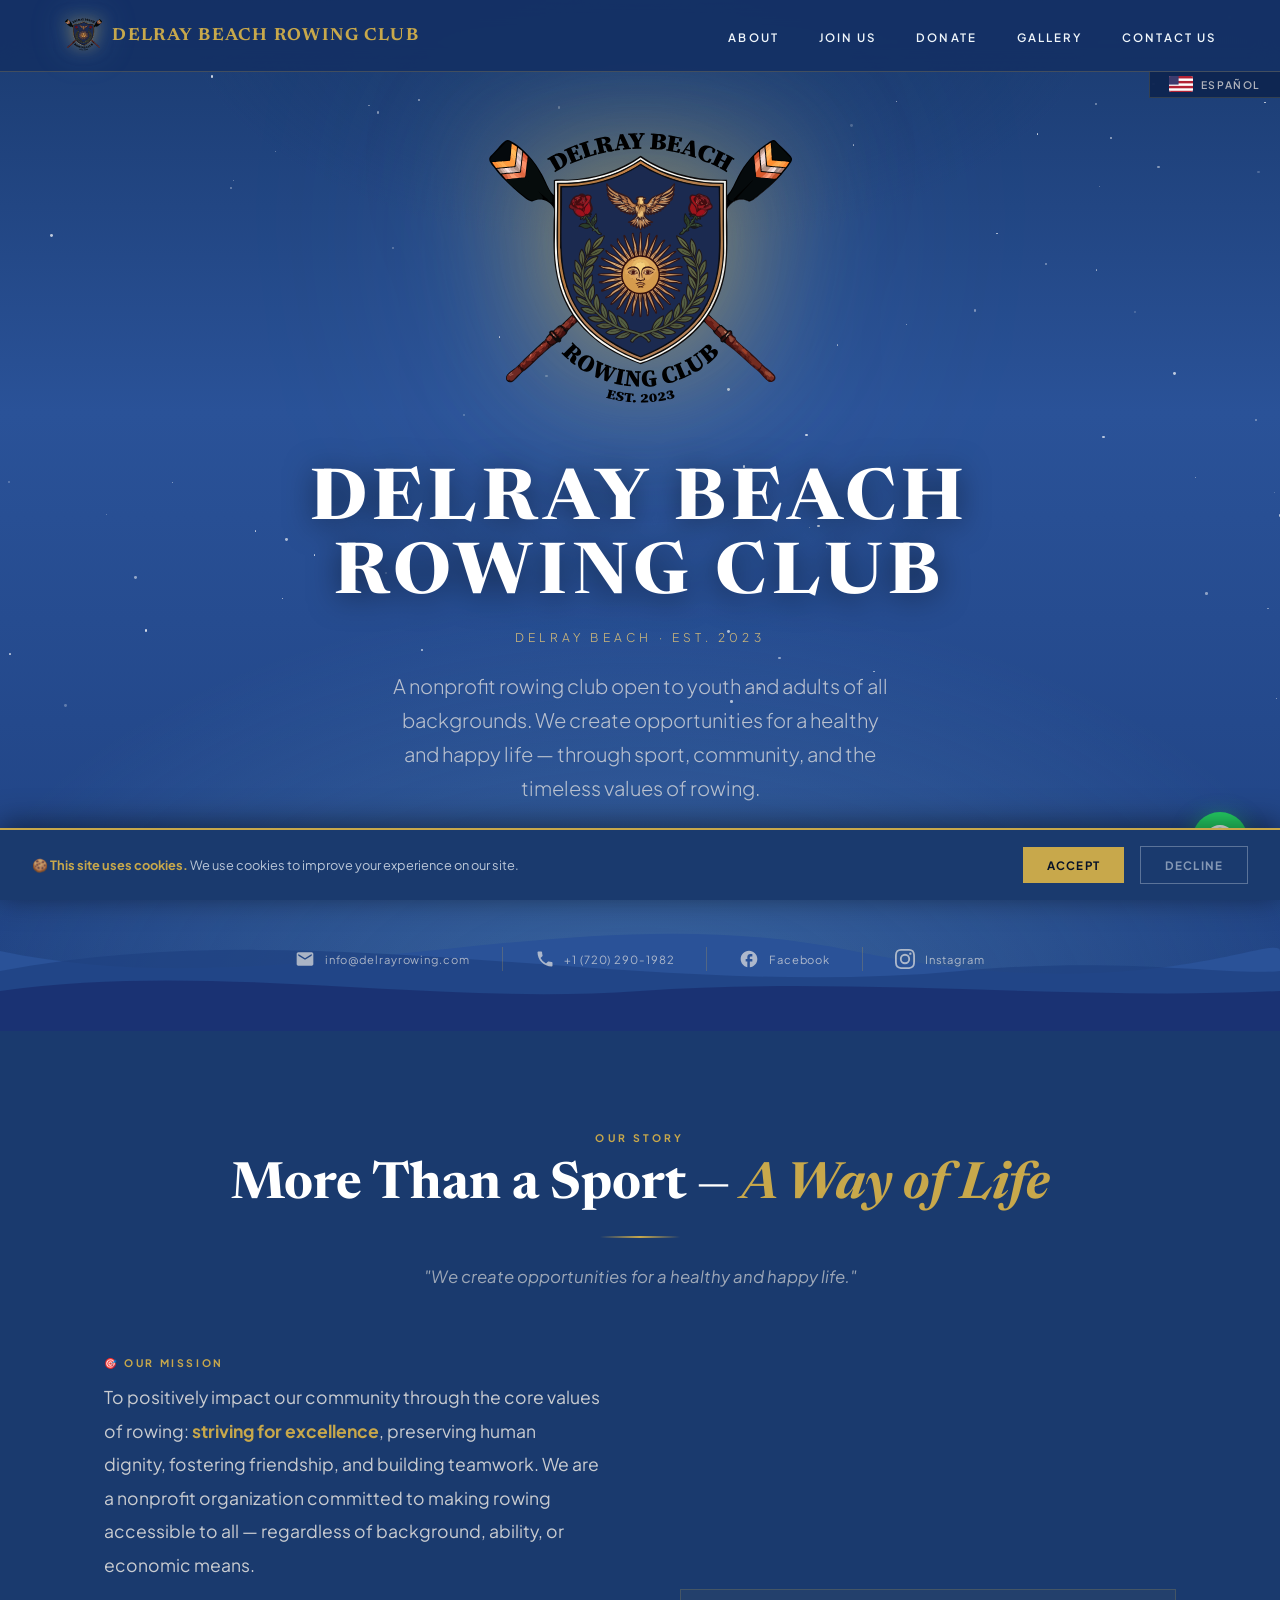
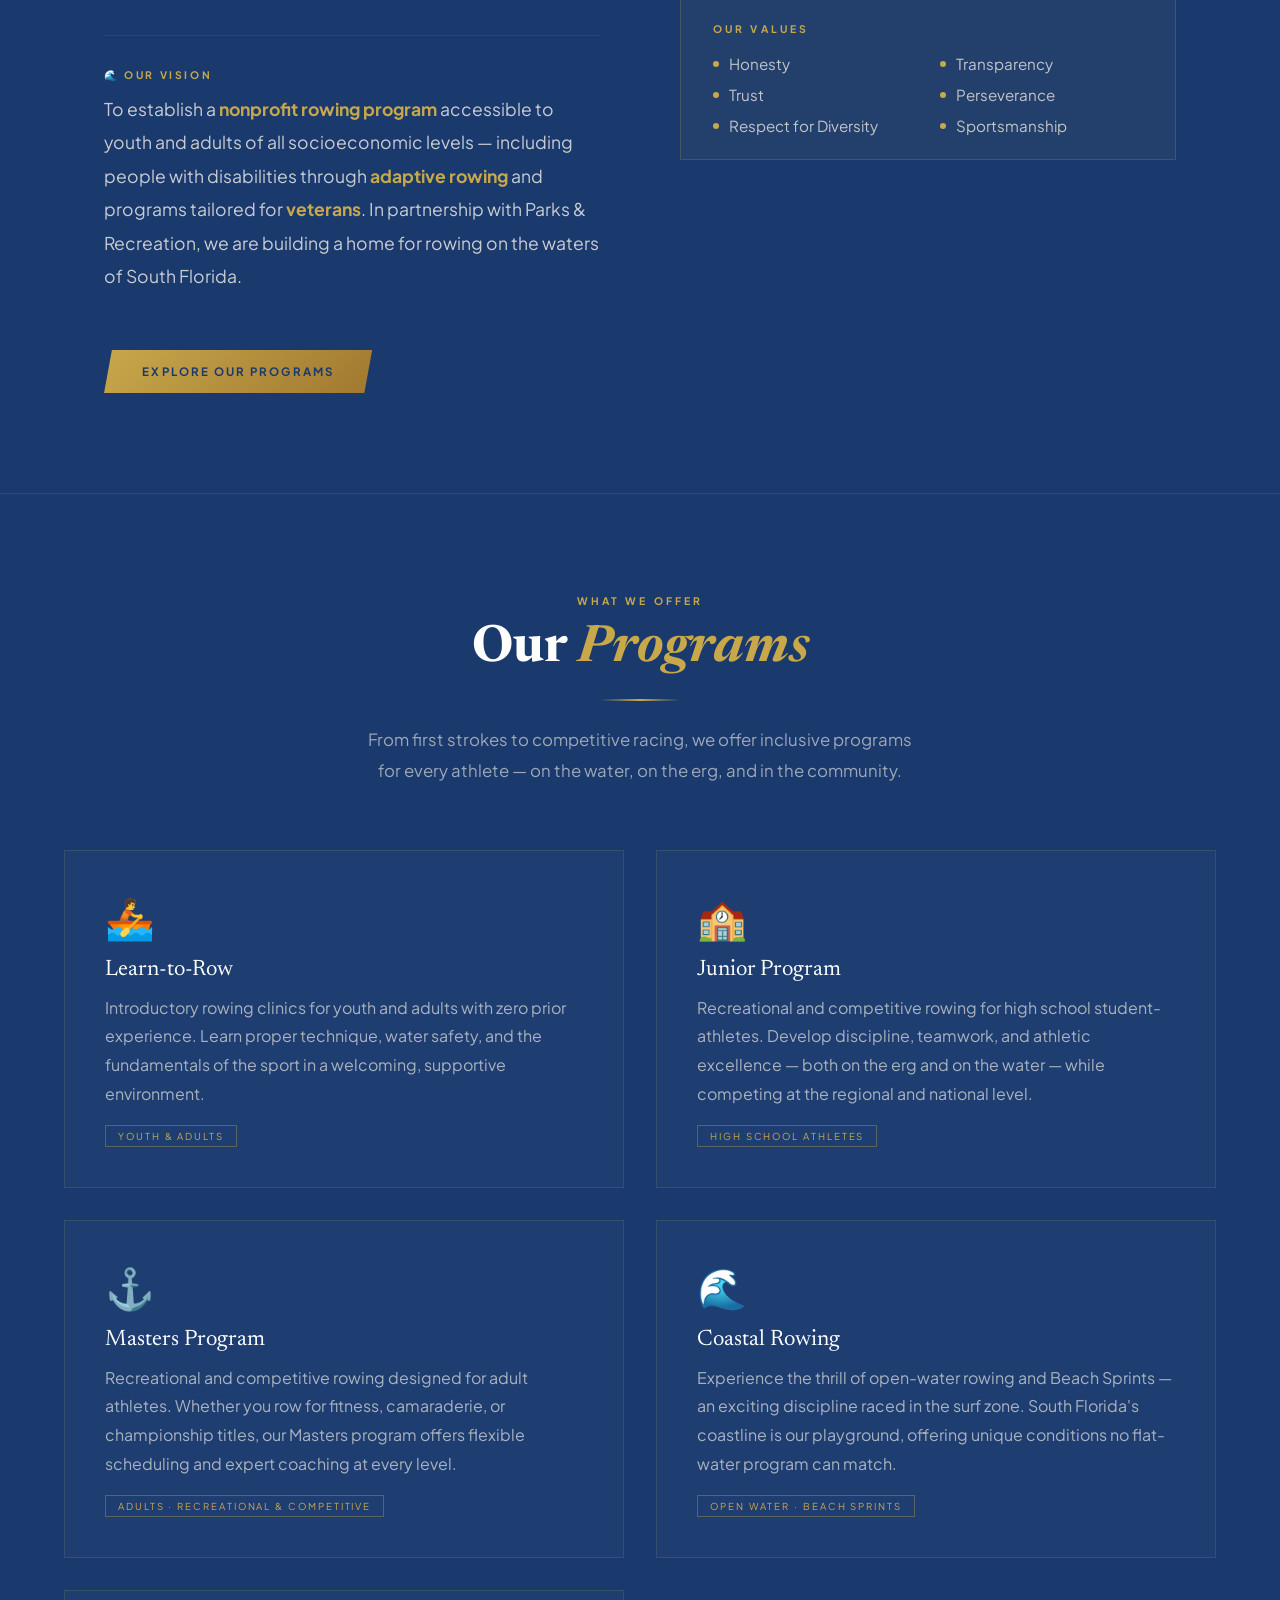
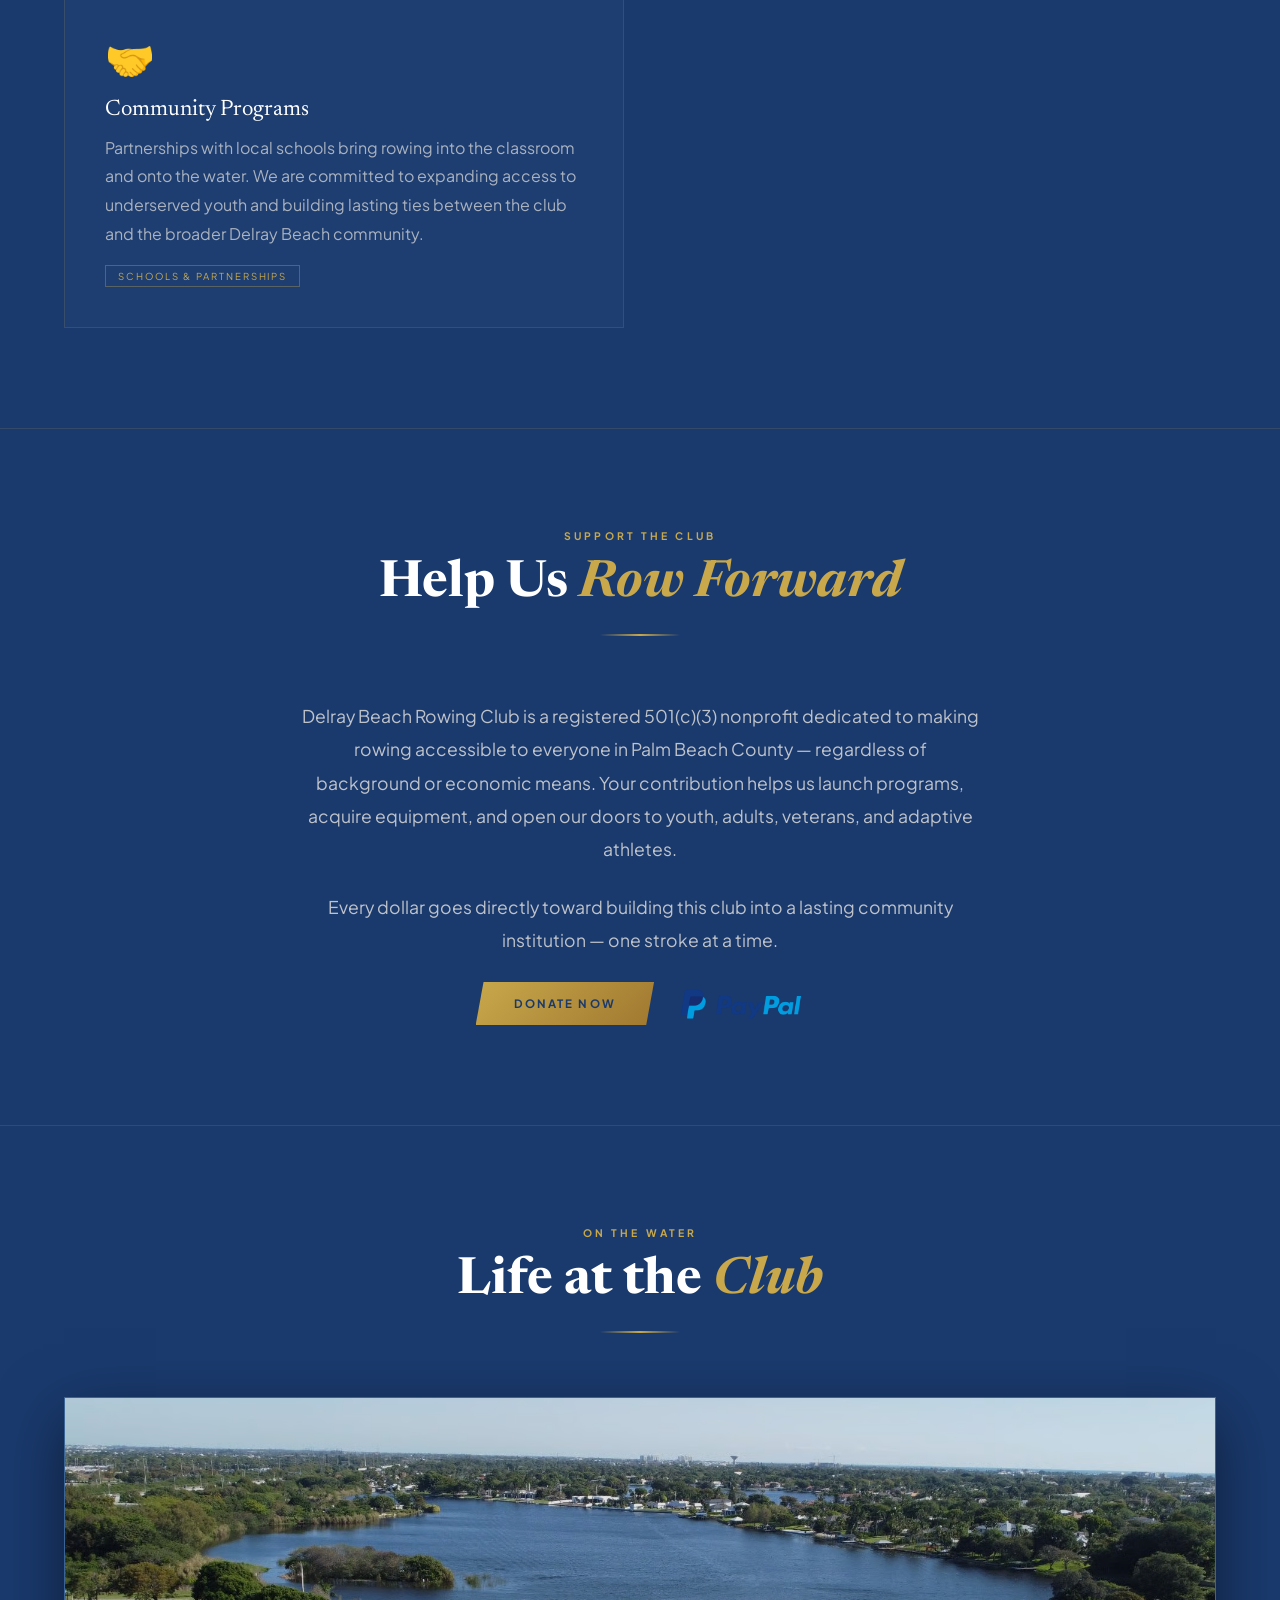
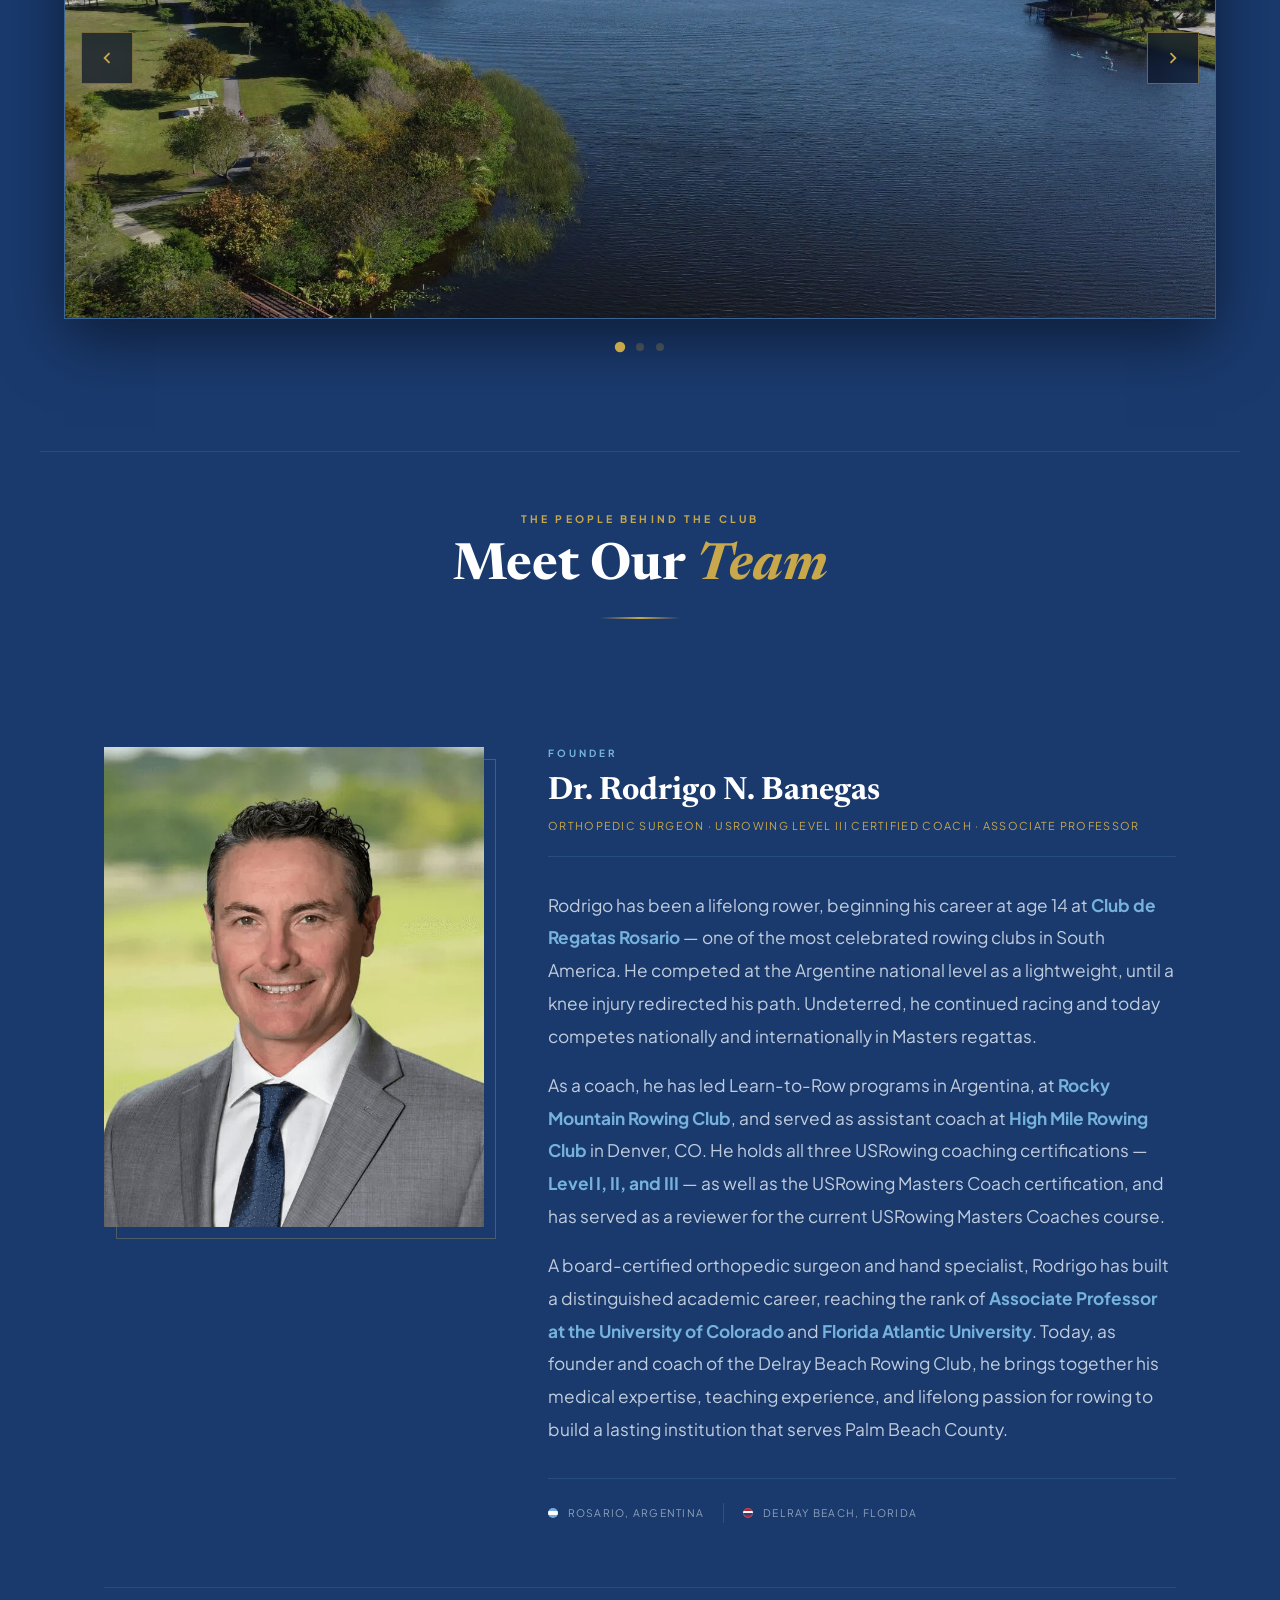
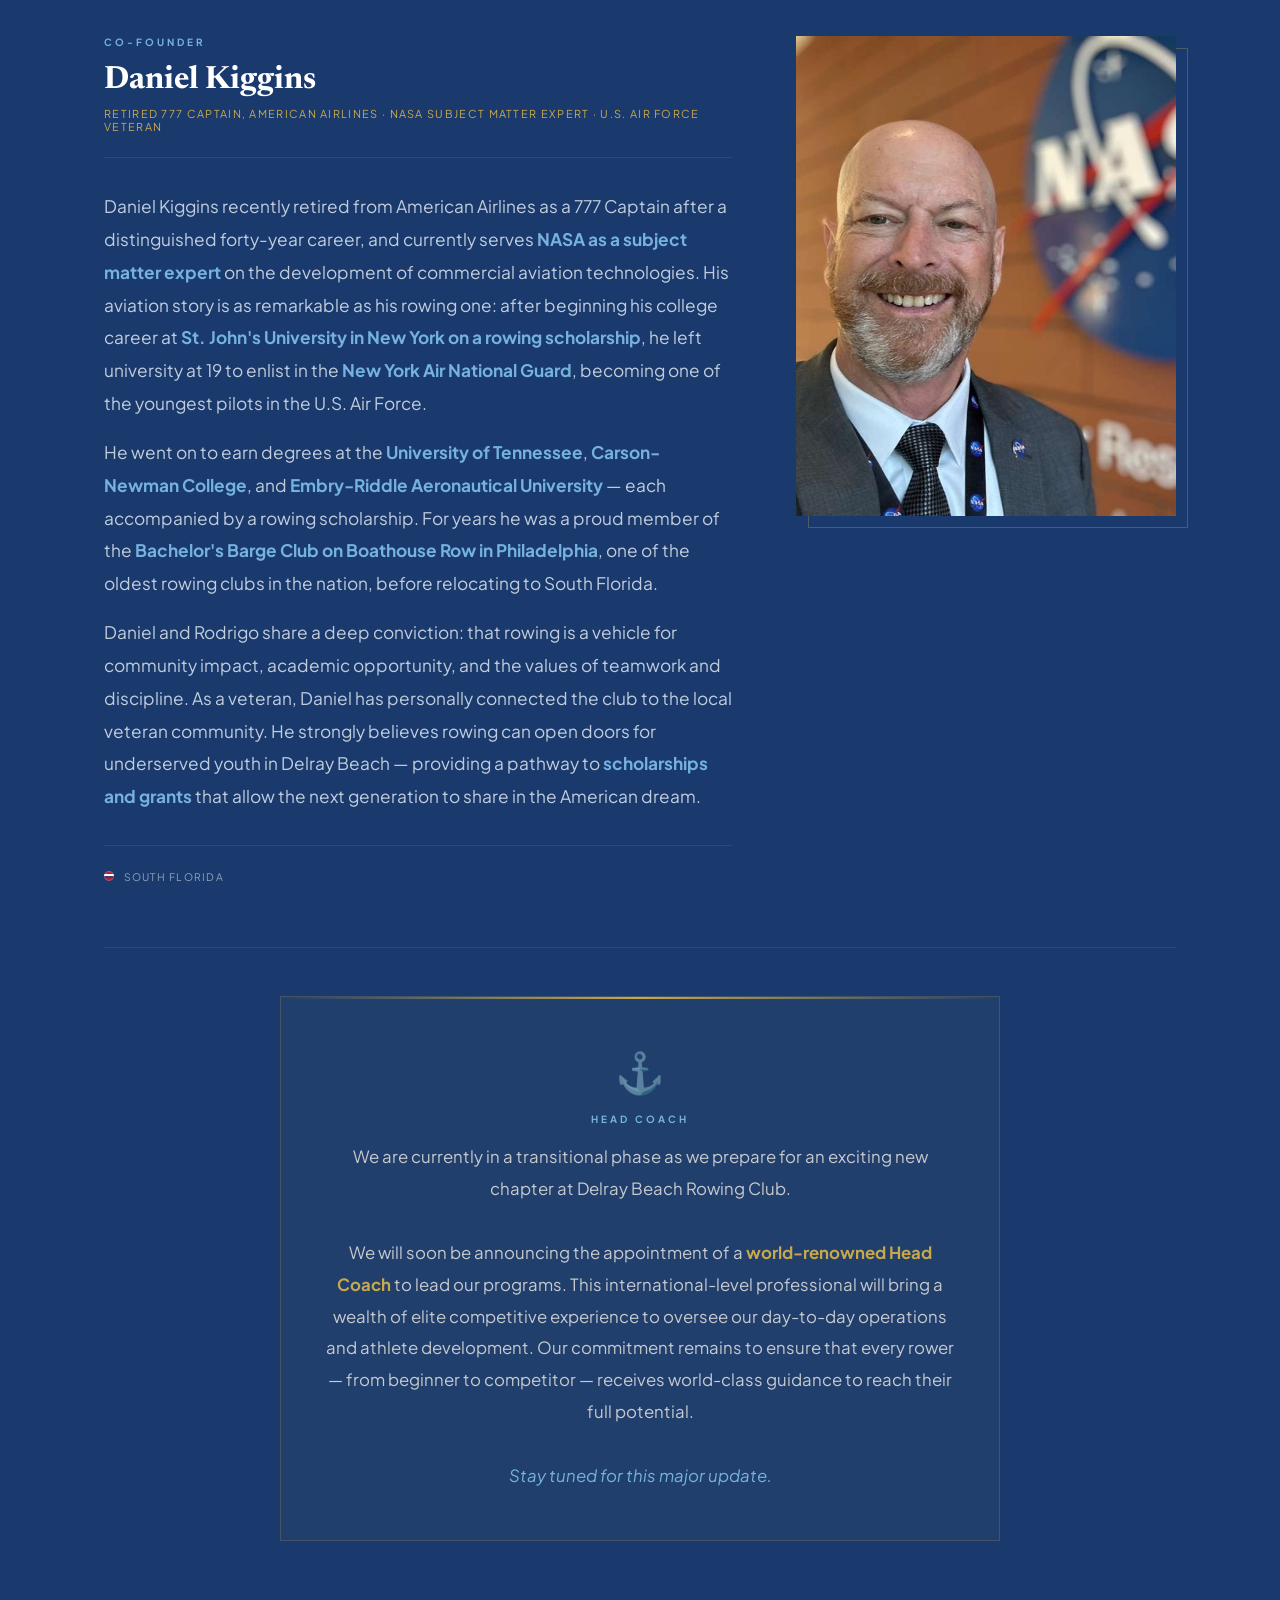
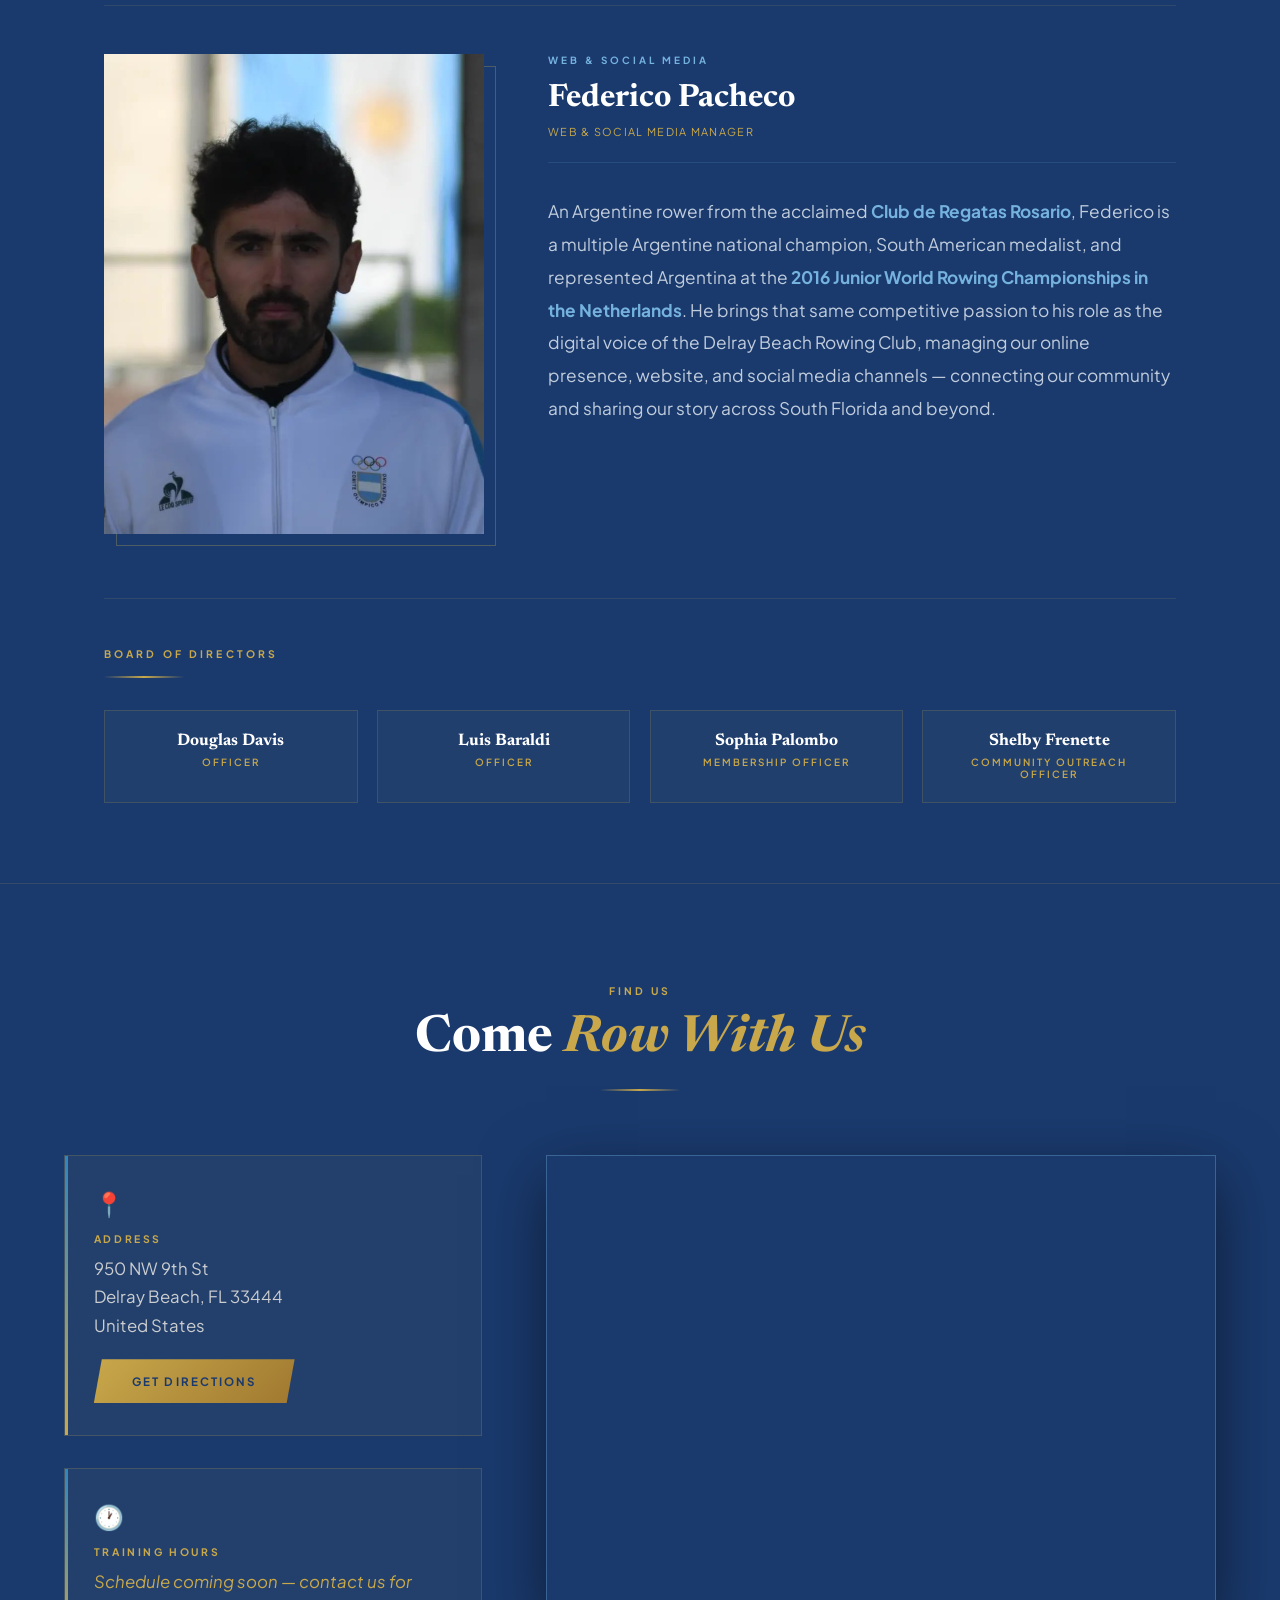
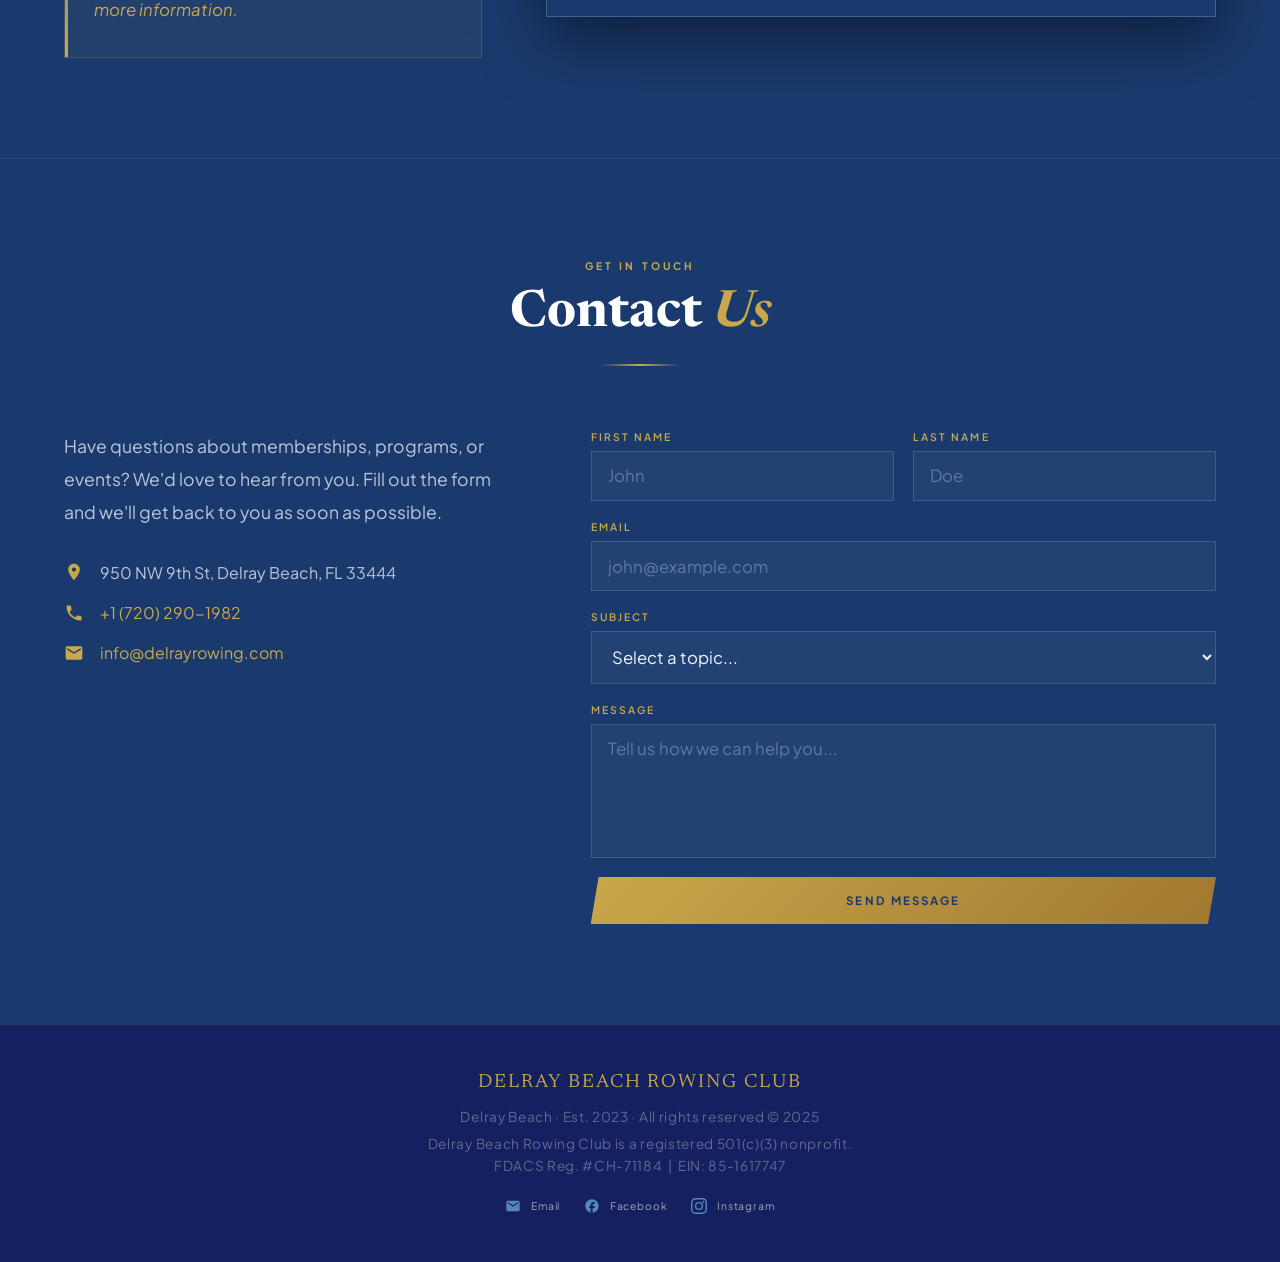
<file: index.html>
<!DOCTYPE html>
<html lang="en">
<head>
  <meta charset="UTF-8"/>
  <meta name="viewport" content="width=device-width, initial-scale=1.0"/>
  <title>Delray Beach Rowing Club</title>

  <!-- ── FAVICON ── -->
  <link rel="icon" type="image/svg+xml" href="escudoclub.svg"/>
  <link rel="apple-touch-icon" href="escudoclub.svg"/>

  <!-- ── SEO ── -->
  <meta name="description" content="Delray Beach Rowing Club — A 501(c)(3) nonprofit rowing club in Palm Beach County, FL. Programs for youth, adults, masters, and coastal rowing. Est. 2023."/>
  <meta name="keywords" content="rowing club, Delray Beach, Palm Beach County, nonprofit rowing, learn to row, masters rowing, coastal rowing, junior rowing, Florida rowing"/>
  <meta name="author" content="Delray Beach Rowing Club"/>
  <link rel="canonical" href="https://delrayrowing.com/"/>

  <!-- ── OPEN GRAPH (WhatsApp, Facebook, iMessage) ── -->
  <meta property="og:type" content="website"/>
  <meta property="og:url" content="https://delrayrowing.com/"/>
  <meta property="og:title" content="Delray Beach Rowing Club"/>
  <meta property="og:description" content="A nonprofit rowing club in Palm Beach County, FL — open to youth, adults, masters, and coastal athletes. Est. 2023."/>
  <meta property="og:image" content="https://delrayrowing.com/og-image.png"/>
  <meta property="og:image:type" content="image/png"/>
  <meta property="og:image:width" content="1200"/>
  <meta property="og:image:height" content="630"/>
  <meta property="og:locale" content="en_US"/>
  <meta property="og:site_name" content="Delray Beach Rowing Club"/>

  <!-- ── TWITTER/X CARD ── -->
  <meta name="twitter:card" content="summary_large_image"/>
  <meta name="twitter:title" content="Delray Beach Rowing Club"/>
  <meta name="twitter:description" content="A nonprofit rowing club in Palm Beach County, FL — open to youth, adults, masters, and coastal athletes. Est. 2023."/>
  <meta name="twitter:image" content="https://delrayrowing.com/og-image.png"/>

  <link href="https://fonts.googleapis.com/css2?family=Newsreader:ital,opsz,wght@0,6..72,400;0,6..72,700;0,6..72,900;1,6..72,400;1,6..72,700&family=Plus+Jakarta+Sans:wght@300;400;600;700&display=swap" rel="stylesheet"/>
  <link rel="stylesheet" href="styles.css"/>
</head>
<body>

  <!-- ── MOBILE MENU ── -->
  <div class="mobile-menu" id="mobileMenu">
    <a href="#about" onclick="closeMobileMenu()" data-en="About" data-es="Sobre Nosotros">About</a>
    <a href="#join" onclick="closeMobileMenu()" data-en="Join Us" data-es="Únete">Join Us</a>
    <a href="#donate" onclick="closeMobileMenu()" data-en="Donate" data-es="Donar">Donate</a>
    <a href="/gallery/" data-en="Gallery" data-es="Galería">Gallery</a>
    <a href="#contact" onclick="closeMobileMenu()" data-en="Contact Us" data-es="Contacto">Contact Us</a>
    <div class="mobile-menu-social">
      <a href="mailto:info@delrayrowing.com" aria-label="Email"><svg viewBox="0 0 24 24"><path d="M20 4H4c-1.1 0-2 .9-2 2v12c0 1.1.9 2 2 2h16c1.1 0 2-.9 2-2V6c0-1.1-.9-2-2-2zm0 4-8 5-8-5V6l8 5 8-5v2z"/></svg></a>
      <a href="tel:+17202901982" aria-label="Phone"><svg viewBox="0 0 24 24"><path d="M6.62 10.79a15.05 15.05 0 0 0 6.59 6.59l2.2-2.2c.27-.27.67-.36 1.02-.25 1.12.37 2.33.57 3.57.57.55 0 1 .45 1 1V20c0 .55-.45 1-1 1C10.61 21 3 13.39 3 4c0-.55.45-1 1-1h3.5c.55 0 1 .45 1 1 0 1.25.2 2.45.57 3.57.11.35.03.74-.25 1.02l-2.2 2.2z"/></svg></a>
      <a href="https://www.facebook.com/profile.php?id=61567867408421" target="_blank" aria-label="Facebook"><svg viewBox="0 0 24 24"><path d="M22 12c0-5.52-4.48-10-10-10S2 6.48 2 12c0 4.84 3.44 8.87 8 9.8V15H8v-3h2V9.5C10 7.57 11.57 6 13.5 6H16v3h-2c-.55 0-1 .45-1 1v2h3v3h-3v6.95c5.05-.5 9-4.76 9-9.95z"/></svg></a>
      <a href="https://www.instagram.com/delrayrowing/" target="_blank" aria-label="Instagram"><svg viewBox="0 0 24 24"><path d="M12 2.163c3.204 0 3.584.012 4.85.07 3.252.148 4.771 1.691 4.919 4.919.058 1.265.069 1.645.069 4.849 0 3.205-.012 3.584-.069 4.849-.149 3.225-1.664 4.771-4.919 4.919-1.266.058-1.644.07-4.85.07-3.204 0-3.584-.012-4.849-.07-3.26-.149-4.771-1.699-4.919-4.92-.058-1.265-.07-1.644-.07-4.849 0-3.204.013-3.583.07-4.849.149-3.227 1.664-4.771 4.919-4.919 1.266-.057 1.645-.069 4.849-.069zm0-2.163c-3.259 0-3.667.014-4.947.072-4.358.2-6.78 2.618-6.98 6.98-.059 1.281-.073 1.689-.073 4.948 0 3.259.014 3.668.072 4.948.2 4.358 2.618 6.78 6.98 6.98 1.281.058 1.689.072 4.948.072 3.259 0 3.668-.014 4.948-.072 4.354-.2 6.782-2.618 6.979-6.98.059-1.28.073-1.689.073-4.948 0-3.259-.014-3.667-.072-4.947-.196-4.354-2.617-6.78-6.979-6.98-1.281-.059-1.69-.073-4.949-.073zm0 5.838a6.162 6.162 0 1 0 0 12.324 6.162 6.162 0 0 0 0-12.324zM12 16a4 4 0 1 1 0-8 4 4 0 0 1 0 8zm6.406-11.845a1.44 1.44 0 1 0 0 2.881 1.44 1.44 0 0 0 0-2.881z"/></svg></a>
    </div>
  </div>

  <!-- ── NAV ── -->
  <nav>
    <div class="nav-brand">
      <img src="escudoclub.svg" alt="Logo" style="height:38px;width:auto;object-fit:contain;vertical-align:middle;margin-right:0.6rem;">
      Delray Beach Rowing Club
    </div>
    <ul class="nav-links">
      <li><a href="#about" data-en="About" data-es="Sobre Nosotros">About</a></li>
      <li><a href="#join" data-en="Join Us" data-es="Únete">Join Us</a></li>
      <li><a href="#donate" data-en="Donate" data-es="Donar">Donate</a></li>
      <li><a href="/gallery/" data-en="Gallery" data-es="Galería">Gallery</a></li>
      <li><a href="#contact" data-en="Contact Us" data-es="Contacto">Contact Us</a></li>
    </ul>
    <button class="nav-hamburger" id="hamburger" onclick="toggleMenu()" aria-label="Toggle menu">
      <span></span><span></span><span></span>
    </button>
  </nav>

  <!-- ── LANG STRIP (below nav) ── -->
  <div class="lang-strip">
    <button id="langBtn" class="lang-strip-btn" onclick="toggleLang()" aria-label="Toggle language" title="Switch to Spanish">
      <span id="langFlagUS" style="display:flex;align-items:center;gap:0.5rem;">
        <svg xmlns="http://www.w3.org/2000/svg" viewBox="0 0 60 40" width="24" height="16" style="border-radius:2px;display:block;flex-shrink:0;"><rect width="60" height="40" fill="#fff"/><rect y="0" width="60" height="6.15" fill="#B22234"/><rect y="12.3" width="60" height="6.15" fill="#B22234"/><rect y="24.6" width="60" height="6.15" fill="#B22234"/><rect y="36.9" width="60" height="3.1" fill="#B22234"/><rect width="24" height="21.5" fill="#3C3B6E"/></svg>
        <span class="lang-strip-label" id="langLabelUS">Español</span>
      </span>
      <span id="langFlagES" style="display:none;align-items:center;gap:0.5rem;">
        <svg xmlns="http://www.w3.org/2000/svg" viewBox="0 0 60 40" width="24" height="16" style="border-radius:2px;display:block;flex-shrink:0;"><rect width="60" height="40" fill="#c60b1e"/><rect y="10" width="60" height="20" fill="#ffc400"/></svg>
        <span class="lang-strip-label" id="langLabelES">English</span>
      </span>
    </button>
  </div>

  <!-- ── HERO ── -->
  <div class="hero">
    <div class="hero-bg"></div>
    <div class="stars" id="stars"></div>
    <div class="waves" aria-hidden="true">
      <svg class="wave-svg" xmlns="http://www.w3.org/2000/svg" viewBox="0 0 1440 200" preserveAspectRatio="none">
        <path class="wave-path1" fill="#2a5298" d="M0,120 C320,180 640,60 960,120 C1280,180 1440,100 1440,120 L1440,200 L0,200 Z"/>
        <path class="wave-path2" fill="#1e4080" fill-opacity="0.7" d="M0,140 C360,80 720,170 1080,140 C1260,125 1380,145 1440,140 L1440,200 L0,200 Z"/>
        <path class="wave-path3" fill="#142060" fill-opacity="0.5" d="M0,160 C240,130 480,175 720,160 C960,145 1200,170 1440,160 L1440,200 L0,200 Z"/>
      </svg>
    </div>
    <div class="hero-content">
      <img src="escudoclub.svg" alt="Delray Beach Rowing Club Logo" class="hero-logo"/>
      <h1 class="hero-title" style="font-family:'Newsreader',serif;font-weight:700;letter-spacing:0.08em;text-transform:uppercase;">Delray Beach<br/>Rowing Club</h1>
      <p class="hero-subtitle" data-en="Delray Beach · Est. 2023" data-es="Delray Beach · Est. 2023">Delray Beach · Est. 2023</p>
      <p class="hero-tagline" data-en="A nonprofit rowing club open to youth and adults of all backgrounds. We create opportunities for a healthy and happy life — through sport, community, and the timeless values of rowing." data-es="Un club de remo sin fines de lucro abierto a jóvenes y adultos de todos los orígenes. Creamos oportunidades para una vida sana y feliz — a través del deporte, la comunidad y los valores del remo.">A nonprofit rowing club open to youth and adults of all backgrounds. We create opportunities for a healthy and happy life — through sport, community, and the timeless values of rowing.</p>
      <div class="hero-cta">
        <a href="#join" class="btn-primary" data-en="Join the Club" data-es="Únete al Club">Join the Club</a>
        <a href="#about" class="btn-outline" data-en="Learn More" data-es="Saber Más">Learn More</a>
      </div>
    </div>
    <div class="hero-contact">
      <a href="mailto:info@delrayrowing.com" class="contact-item">
        <svg viewBox="0 0 24 24"><path d="M20 4H4c-1.1 0-2 .9-2 2v12c0 1.1.9 2 2 2h16c1.1 0 2-.9 2-2V6c0-1.1-.9-2-2-2zm0 4-8 5-8-5V6l8 5 8-5v2z"/></svg>
        <span class="contact-text">info@delrayrowing.com</span>
      </a>
      <div class="contact-sep"></div>
      <a href="tel:+17202901982" class="contact-item">
        <svg viewBox="0 0 24 24"><path d="M6.62 10.79a15.05 15.05 0 0 0 6.59 6.59l2.2-2.2c.27-.27.67-.36 1.02-.25 1.12.37 2.33.57 3.57.57.55 0 1 .45 1 1V20c0 .55-.45 1-1 1C10.61 21 3 13.39 3 4c0-.55.45-1 1-1h3.5c.55 0 1 .45 1 1 0 1.25.2 2.45.57 3.57.11.35.03.74-.25 1.02l-2.2 2.2z"/></svg>
        <span class="contact-text">+1 (720) 290-1982</span>
      </a>
      <div class="contact-sep"></div>
      <a href="https://www.facebook.com/profile.php?id=61567867408421" target="_blank" class="contact-item">
        <svg viewBox="0 0 24 24"><path d="M22 12c0-5.52-4.48-10-10-10S2 6.48 2 12c0 4.84 3.44 8.87 8 9.8V15H8v-3h2V9.5C10 7.57 11.57 6 13.5 6H16v3h-2c-.55 0-1 .45-1 1v2h3v3h-3v6.95c5.05-.5 9-4.76 9-9.95z"/></svg>
        <span class="contact-text">Facebook</span>
      </a>
      <div class="contact-sep"></div>
      <a href="https://www.instagram.com/delrayrowing/" target="_blank" class="contact-item">
        <svg viewBox="0 0 24 24"><path d="M12 2.163c3.204 0 3.584.012 4.85.07 3.252.148 4.771 1.691 4.919 4.919.058 1.265.069 1.645.069 4.849 0 3.205-.012 3.584-.069 4.849-.149 3.225-1.664 4.771-4.919 4.919-1.266.058-1.644.07-4.85.07-3.204 0-3.584-.012-4.849-.07-3.26-.149-4.771-1.699-4.919-4.92-.058-1.265-.07-1.644-.07-4.849 0-3.204.013-3.583.07-4.849.149-3.227 1.664-4.771 4.919-4.919 1.266-.057 1.645-.069 4.849-.069zm0-2.163c-3.259 0-3.667.014-4.947.072-4.358.2-6.78 2.618-6.98 6.98-.059 1.281-.073 1.689-.073 4.948 0 3.259.014 3.668.072 4.948.2 4.358 2.618 6.78 6.98 6.98 1.281.058 1.689.072 4.948.072 3.259 0 3.668-.014 4.948-.072 4.354-.2 6.782-2.618 6.979-6.98.059-1.28.073-1.689.073-4.948 0-3.259-.014-3.667-.072-4.947-.196-4.354-2.617-6.78-6.979-6.98-1.281-.059-1.69-.073-4.949-.073zm0 5.838a6.162 6.162 0 1 0 0 12.324 6.162 6.162 0 0 0 0-12.324zM12 16a4 4 0 1 1 0-8 4 4 0 0 1 0 8zm6.406-11.845a1.44 1.44 0 1 0 0 2.881 1.44 1.44 0 0 0 0-2.881z"/></svg>
        <span class="contact-text">Instagram</span>
      </a>
    </div>
  </div>

  <!-- ── ABOUT ── -->
  <section id="about">
    <div class="section-header reveal">
      <span class="section-tag" data-en="Our Story" data-es="Nuestra Historia">Our Story</span>
      <h2 class="section-title"><span data-en="More Than a Sport — " data-es="Más Que un Deporte — ">More Than a Sport — </span><em data-en="A Way of Life" data-es="Un Estilo de Vida">A Way of Life</em></h2>
      <div class="section-rule"></div>
      <p style="margin-top:1.5rem;color:rgba(245,240,232,0.6);font-size:1.05rem;max-width:600px;margin-left:auto;margin-right:auto;line-height:1.8;font-style:italic;" data-en='"We create opportunities for a healthy and happy life."' data-es='"Creamos oportunidades para una vida sana y feliz."'>"We create opportunities for a healthy and happy life."</p>
    </div>

    <!-- Mission & Vision -->
    <div class="about-grid">
      <div class="about-text reveal">
        <div class="about-mv-block" style="margin-bottom:2rem;">
          <div class="about-mv-label" data-en="🎯 Our Mission" data-es="🎯 Nuestra Misión">🎯 Our Mission</div>
          <p data-en='To positively impact our community through the core values of rowing: <strong>striving for excellence</strong>, preserving human dignity, fostering friendship, and building teamwork. We are a nonprofit organization committed to making rowing accessible to all — regardless of background, ability, or economic means.' data-es='Impactar positivamente a nuestra comunidad a través de los valores del remo: <strong>esfuerzo para lograr la excelencia</strong>, preservación de la dignidad humana, fomento de la amistad y trabajo en equipo. Somos una organización sin fines de lucro comprometida a hacer el remo accesible para todos.'>To positively impact our community through the core values of rowing: <strong>striving for excellence</strong>, preserving human dignity, fostering friendship, and building teamwork. We are a nonprofit organization committed to making rowing accessible to all — regardless of background, ability, or economic means.</p>
        </div>
        <div class="about-mv-block">
          <div class="about-mv-label" data-en="🌊 Our Vision" data-es="🌊 Nuestra Visión">🌊 Our Vision</div>
          <p data-en='To establish a <strong>nonprofit rowing program</strong> accessible to youth and adults of all socioeconomic levels — including people with disabilities through <strong>adaptive rowing</strong> and programs tailored for <strong>veterans</strong>. In partnership with Parks &amp; Recreation, we are building a home for rowing on the waters of South Florida.' data-es='Establecer un <strong>programa de remo sin fines de lucro</strong> accesible para jóvenes y adultos de todos los niveles socioeconómicos, incluyendo personas con discapacidades a través del <strong>remo adaptado</strong> y programas para <strong>veteranos</strong>. En alianza con Parques y Recreación, construimos un hogar para el remo en el sur de Florida.'>To establish a <strong>nonprofit rowing program</strong> accessible to youth and adults of all socioeconomic levels — including people with disabilities through <strong>adaptive rowing</strong> and programs tailored for <strong>veterans</strong>. In partnership with Parks &amp; Recreation, we are building a home for rowing on the waters of South Florida.</p>
        </div>
        <a href="#join" class="btn-primary" style="display:inline-block;margin-top:2rem;" data-en="Explore Our Programs" data-es="Ver Nuestros Programas">Explore Our Programs</a>
      </div>

      <div class="about-right reveal">
        <!-- Values -->
        <div class="values-block">
          <div class="values-title" data-en="Our Values" data-es="Nuestros Valores">Our Values</div>
          <div class="values-grid">
            <div class="value-item"><div class="value-dot"></div><span data-en="Honesty" data-es="Honestidad">Honesty</span></div>
            <div class="value-item"><div class="value-dot"></div><span data-en="Transparency" data-es="Transparencia">Transparency</span></div>
            <div class="value-item"><div class="value-dot"></div><span data-en="Trust" data-es="Confianza">Trust</span></div>
            <div class="value-item"><div class="value-dot"></div><span data-en="Perseverance" data-es="Perseverancia">Perseverance</span></div>
            <div class="value-item"><div class="value-dot"></div><span data-en="Respect for Diversity" data-es="Respeto por la Diversidad">Respect for Diversity</span></div>
            <div class="value-item"><div class="value-dot"></div><span data-en="Sportsmanship" data-es="Deportividad">Sportsmanship</span></div>
          </div>
        </div>
      </div>
    </div>
  </section>

  <!-- ── JOIN — Programs ── -->
  <div id="join" style="padding:100px 5vw;border-top:1px solid rgba(201,168,76,0.15);border-bottom:1px solid rgba(201,168,76,0.15);">
    <div class="indoor-inner">
      <div class="section-header reveal">
        <span class="section-tag" data-en="What We Offer" data-es="Lo Que Ofrecemos">What We Offer</span>
        <h2 class="section-title"><span data-en="Our " data-es="Nuestros ">Our </span><em data-en="Programs" data-es="Programas">Programs</em></h2>
        <div class="section-rule"></div>
        <p style="margin-top:1.5rem;color:rgba(245,240,232,0.6);font-size:1.05rem;max-width:560px;margin-left:auto;margin-right:auto;line-height:1.8;" data-en="From first strokes to competitive racing, we offer inclusive programs for every athlete — on the water, on the erg, and in the community." data-es="Desde las primeras remadas hasta la competencia, ofrecemos programas inclusivos para cada atleta — en el agua, en el erg y en la comunidad.">From first strokes to competitive racing, we offer inclusive programs for every athlete — on the water, on the erg, and in the community.</p>
      </div>
      <div class="programs-grid programs-grid-3">
        <div class="program-card reveal">
          <div class="program-icon">🚣</div>
          <div class="program-title" data-en="Learn-to-Row" data-es="Aprende a Remar">Learn-to-Row</div>
          <p class="program-text" data-en="Introductory rowing clinics for youth and adults with zero prior experience. Learn proper technique, water safety, and the fundamentals of the sport in a welcoming, supportive environment." data-es="Clínicas de iniciación al remo para jóvenes y adultos sin experiencia previa. Aprende técnica, seguridad en el agua y los fundamentos del deporte en un ambiente acogedor.">Introductory rowing clinics for youth and adults with zero prior experience. Learn proper technique, water safety, and the fundamentals of the sport in a welcoming, supportive environment.</p>
          <span class="program-tag" data-en="Youth &amp; Adults" data-es="Jóvenes y Adultos">Youth &amp; Adults</span>
        </div>
        <div class="program-card reveal">
          <div class="program-icon">🏫</div>
          <div class="program-title" data-en="Junior Program" data-es="Programa Juvenil">Junior Program</div>
          <p class="program-text" data-en="Recreational and competitive rowing for high school student-athletes. Develop discipline, teamwork, and athletic excellence — both on the erg and on the water — while competing at the regional and national level." data-es="Remo recreativo y competitivo para estudiantes de secundaria. Desarrolla disciplina, trabajo en equipo y excelencia atlética — en el erg y en el agua — compitiendo a nivel regional y nacional.">Recreational and competitive rowing for high school student-athletes. Develop discipline, teamwork, and athletic excellence — both on the erg and on the water — while competing at the regional and national level.</p>
          <span class="program-tag" data-en="High School Athletes" data-es="Estudiantes de Secundaria">High School Athletes</span>
        </div>
        <div class="program-card reveal">
          <div class="program-icon">⚓</div>
          <div class="program-title" data-en="Masters Program" data-es="Programa Másters">Masters Program</div>
          <p class="program-text" data-en="Recreational and competitive rowing designed for adult athletes. Whether you row for fitness, camaraderie, or championship titles, our Masters program offers flexible scheduling and expert coaching at every level." data-es="Remo recreativo y competitivo diseñado para atletas adultos. Ya sea que remes por fitness, camaradería o títulos, nuestro programa Másters ofrece horarios flexibles y entrenamiento experto a todo nivel.">Recreational and competitive rowing designed for adult athletes. Whether you row for fitness, camaraderie, or championship titles, our Masters program offers flexible scheduling and expert coaching at every level.</p>
          <span class="program-tag" data-en="Adults · Recreational &amp; Competitive" data-es="Adultos · Recreativo y Competitivo">Adults · Recreational &amp; Competitive</span>
        </div>
        <div class="program-card reveal">
          <div class="program-icon">🌊</div>
          <div class="program-title" data-en="Coastal Rowing" data-es="Remo Costero">Coastal Rowing</div>
          <p class="program-text" data-en="Experience the thrill of open-water rowing and Beach Sprints — an exciting discipline raced in the surf zone. South Florida's coastline is our playground, offering unique conditions no flat-water program can match." data-es="Vive la emoción del remo en mar abierto y los Beach Sprints — una emocionante disciplina disputada en la zona de surf. La costa del sur de Florida es nuestro campo de juego, con condiciones únicas.">Experience the thrill of open-water rowing and Beach Sprints — an exciting discipline raced in the surf zone. South Florida's coastline is our playground, offering unique conditions no flat-water program can match.</p>
          <span class="program-tag" data-en="Open Water · Beach Sprints" data-es="Mar Abierto · Beach Sprints">Open Water · Beach Sprints</span>
        </div>
        <div class="program-card reveal">
          <div class="program-icon">🤝</div>
          <div class="program-title" data-en="Community Programs" data-es="Programas Comunitarios">Community Programs</div>
          <p class="program-text" data-en="Partnerships with local schools bring rowing into the classroom and onto the water. We are committed to expanding access to underserved youth and building lasting ties between the club and the broader Delray Beach community." data-es="Alianzas con escuelas locales llevan el remo al aula y al agua. Estamos comprometidos a ampliar el acceso para jóvenes sin recursos y a construir lazos duraderos con la comunidad de Delray Beach.">Partnerships with local schools bring rowing into the classroom and onto the water. We are committed to expanding access to underserved youth and building lasting ties between the club and the broader Delray Beach community.</p>
          <span class="program-tag" data-en="Schools &amp; Partnerships" data-es="Escuelas y Alianzas">Schools &amp; Partnerships</span>
        </div>
      </div>
    </div>
  </div>

  <!-- ── DONATE ── -->
  <section id="donate">
    <div class="section-header reveal">
      <span class="section-tag" data-en="Support the Club" data-es="Apoya el Club">Support the Club</span>
      <h2 class="section-title"><span data-en="Help Us " data-es="Ayúdanos a ">Help Us </span><em data-en="Row Forward" data-es="Remar Adelante">Row Forward</em></h2>
      <div class="section-rule"></div>
    </div>
    <div class="donate-solo reveal">
      <p data-en="Delray Beach Rowing Club is a registered 501(c)(3) nonprofit dedicated to making rowing accessible to everyone in Palm Beach County — regardless of background or economic means. Your contribution helps us launch programs, acquire equipment, and open our doors to youth, adults, veterans, and adaptive athletes." data-es="El Delray Beach Rowing Club es una organización sin fines de lucro 501(c)(3) dedicada a hacer el remo accesible para todos en el condado de Palm Beach. Tu contribución nos ayuda a lanzar programas, adquirir equipamiento y abrir nuestras puertas a jóvenes, adultos, veteranos y atletas adaptados.">Delray Beach Rowing Club is a registered 501(c)(3) nonprofit dedicated to making rowing accessible to everyone in Palm Beach County — regardless of background or economic means. Your contribution helps us launch programs, acquire equipment, and open our doors to youth, adults, veterans, and adaptive athletes.</p>
      <p data-en="Every dollar goes directly toward building this club into a lasting community institution — one stroke at a time." data-es="Cada dólar va directamente hacia la construcción de este club como una institución comunitaria duradera — una remada a la vez.">Every dollar goes directly toward building this club into a lasting community institution — one stroke at a time.</p>
      <div style="margin-top:1.5rem;display:flex;align-items:center;gap:1.5rem;flex-wrap:wrap;">
        <a href="https://www.paypal.com/ncp/payment/99WVY2Z36ZKXC" target="_blank" class="btn-primary" data-en="Donate Now" data-es="Donar Ahora">Donate Now</a>
        <img src="paypal-logo.png" alt="PayPal" style="height:36px;width:auto;vertical-align:middle;">
      </div>
    </div>
  </section>

  <!-- ── CAROUSEL ── -->
  <div class="carousel-section">
    <div class="carousel-inner">
      <div class="section-header reveal">
        <span class="section-tag" data-en="On The Water" data-es="En el Agua">On The Water</span>
        <h2 class="section-title"><span data-en="Life at the " data-es="La Vida en el ">Life at the </span><em data-en="Club" data-es="Club">Club</em></h2>
        <div class="section-rule"></div>
      </div>
      <div class="carousel-wrapper reveal">
        <div class="carousel-track" id="carouselTrack">
          <div class="carousel-slide"><img src="aerea.avif" alt="Rowing competition"/></div>
          <div class="carousel-slide"><img src="club1.jpeg" alt="Rowing heats"/></div>
          <div class="carousel-slide"><img src="club2.jpeg" alt="Women quad heat"/></div>
        </div>
        <button class="carousel-btn carousel-btn-prev" id="btnPrev" aria-label="Previous">
          <svg viewBox="0 0 24 24"><path d="M15.41 7.41L14 6l-6 6 6 6 1.41-1.41L10.83 12z"/></svg>
        </button>
        <button class="carousel-btn carousel-btn-next" id="btnNext" aria-label="Next">
          <svg viewBox="0 0 24 24"><path d="M10 6L8.59 7.41 13.17 12l-4.58 4.59L10 18l6-6z"/></svg>
        </button>
      </div>
      <div class="carousel-dots">
        <button class="carousel-dot active" data-slide="0"></button>
        <button class="carousel-dot" data-slide="1"></button>
        <button class="carousel-dot" data-slide="2"></button>
      </div>
    </div>
  </div>

  <!-- ── TEAM ── -->
  <section id="founder" style="padding:60px 5vw 80px;border-top:1px solid rgba(201,168,76,0.15);">
    <div class="section-header reveal">
      <span class="section-tag" data-en="The People Behind the Club" data-es="Las Personas Detrás del Club">The People Behind the Club</span>
      <h2 class="section-title"><span data-en="Meet Our " data-es="Conoce a Nuestro ">Meet Our </span><em data-en="Team" data-es="Equipo">Team</em></h2>
      <div class="section-rule"></div>
    </div>

    <!-- Rodrigo Banegas -->
    <div class="founder-section reveal" style="margin-top:3rem;">
      <div class="founder-grid">
        <div class="founder-photo reveal">
          <img src="fundador.jpg" alt="Dr. Rodrigo Natalio Banegas"/>
        </div>
        <div class="founder-text reveal">
          <span class="founder-tag" data-en="Founder" data-es="Fundador">Founder</span>
          <h3 class="founder-name">Dr. Rodrigo N. Banegas</h3>
          <p class="founder-title-role" data-en="Orthopedic Surgeon · USRowing Level III Certified Coach · Associate Professor" data-es="Cirujano Ortopédico · Entrenador Certificado USRowing Nivel III · Profesor Asociado">Orthopedic Surgeon · USRowing Level III Certified Coach · Associate Professor</p>
          <p class="founder-bio" data-en='Rodrigo has been a lifelong rower, beginning his career at age 14 at <strong>Club de Regatas Rosario</strong> — one of the most celebrated rowing clubs in South America. He competed at the Argentine national level as a lightweight, until a knee injury redirected his path. Undeterred, he continued racing and today competes nationally and internationally in Masters regattas.' data-es='Rodrigo es remero de toda la vida. Comenzó su carrera a los 14 años en el <strong>Club de Regatas Rosario</strong>, uno de los clubes de remo más exitosos de Sudamérica. Compitió en los nacionales argentinos como peso ligero hasta que una lesión de rodilla cambió su camino. Sin rendirse, siguió compitiendo y hoy participa en regatas de Másters a nivel nacional e internacional.'>Rodrigo has been a lifelong rower, beginning his career at age 14 at <strong>Club de Regatas Rosario</strong> — one of the most celebrated rowing clubs in South America. He competed at the Argentine national level as a lightweight, until a knee injury redirected his path. Undeterred, he continued racing and today competes nationally and internationally in Masters regattas.</p>
          <p class="founder-bio" style="margin-top:1rem;" data-en='As a coach, he has led Learn-to-Row programs in Argentina, at <strong>Rocky Mountain Rowing Club</strong>, and served as assistant coach at <strong>High Mile Rowing Club</strong> in Denver, CO. He holds all three USRowing coaching certifications — <strong>Level I, II, and III</strong> — as well as the USRowing Masters Coach certification, and has served as a reviewer for the current USRowing Masters Coaches course.' data-es='Como entrenador, dirigió programas de iniciación al remo en Argentina, en el <strong>Rocky Mountain Rowing Club</strong>, y como asistente en el <strong>High Mile Rowing Club</strong> en Denver, CO. Posee las tres certificaciones de entrenamiento de USRowing — <strong>Nivel I, II y III</strong> — además de la certificación de Entrenador Másters de USRowing, y ha sido revisor del curso actual.'>As a coach, he has led Learn-to-Row programs in Argentina, at <strong>Rocky Mountain Rowing Club</strong>, and served as assistant coach at <strong>High Mile Rowing Club</strong> in Denver, CO. He holds all three USRowing coaching certifications — <strong>Level I, II, and III</strong> — as well as the USRowing Masters Coach certification, and has served as a reviewer for the current USRowing Masters Coaches course.</p>
          <p class="founder-bio" style="margin-top:1rem;" data-en='A board-certified orthopedic surgeon and hand specialist, Rodrigo has built a distinguished academic career, reaching the rank of <strong>Associate Professor at the University of Colorado</strong> and <strong>Florida Atlantic University</strong>. Today, as founder and coach of the Delray Beach Rowing Club, he brings together his medical expertise, teaching experience, and lifelong passion for rowing to build a lasting institution that serves Palm Beach County.' data-es='Cirujano ortopédico certificado por el American Board y especialista en cirugía de mano, Rodrigo ha construido una distinguida carrera académica, alcanzando el rango de <strong>Profesor Asociado en la Universidad de Colorado</strong> y la <strong>Florida Atlantic University</strong>. Hoy, como fundador y entrenador del Delray Beach Rowing Club, une su experiencia médica, docente y su pasión por el remo para construir una institución duradera en Palm Beach County.'>A board-certified orthopedic surgeon and hand specialist, Rodrigo has built a distinguished academic career, reaching the rank of <strong>Associate Professor at the University of Colorado</strong> and <strong>Florida Atlantic University</strong>. Today, as founder and coach of the Delray Beach Rowing Club, he brings together his medical expertise, teaching experience, and lifelong passion for rowing to build a lasting institution that serves Palm Beach County.</p>
          <div class="founder-flag">
            <div class="flag-item"><div class="flag-dot arg"></div><span>Rosario, Argentina</span></div>
            <div class="flag-sep"></div>
            <div class="flag-item"><div class="flag-dot usa"></div><span>Delray Beach, Florida</span></div>
          </div>
        </div>
      </div>
    </div>

    <!-- Dan Kiggins -->
    <div class="founder-section reveal" style="margin-top:4rem;padding-top:3rem;border-top:1px solid rgba(201,168,76,0.12);">
      <div class="founder-grid founder-grid-reverse">
        <div class="founder-text reveal">
          <span class="founder-tag" data-en="Co-Founder" data-es="Co-Fundador">Co-Founder</span>
          <h3 class="founder-name">Daniel Kiggins</h3>
          <p class="founder-title-role" data-en="Retired 777 Captain, American Airlines · NASA Subject Matter Expert · U.S. Air Force Veteran" data-es="Capitán 777 Retirado, American Airlines · Experto Asesor NASA · Veterano de la Fuerza Aérea de EE.UU.">Retired 777 Captain, American Airlines · NASA Subject Matter Expert · U.S. Air Force Veteran</p>
          <p class="founder-bio" data-en='Daniel Kiggins recently retired from American Airlines as a 777 Captain after a distinguished forty-year career, and currently serves <strong>NASA as a subject matter expert</strong> on the development of commercial aviation technologies. His aviation story is as remarkable as his rowing one: after beginning his college career at <strong>St. John&apos;s University in New York on a rowing scholarship</strong>, he left university at 19 to enlist in the <strong>New York Air National Guard</strong>, becoming one of the youngest pilots in the U.S. Air Force.' data-es='Daniel Kiggins se retiró recientemente de American Airlines como Capitán de 777 tras una distinguida carrera de cuarenta años, y actualmente sirve a la <strong>NASA como experto asesor</strong> en el desarrollo de tecnologías de aviación comercial. Comenzó en la <strong>Universidad St. John&apos;s de Nueva York con una beca de remo</strong>, luego se enlistó a los 19 años en la <strong>Guardia Aérea Nacional de Nueva York</strong>, convirtiéndose en uno de los pilotos más jóvenes de la Fuerza Aérea de EE.UU.'>Daniel Kiggins recently retired from American Airlines as a 777 Captain after a distinguished forty-year career, and currently serves <strong>NASA as a subject matter expert</strong> on the development of commercial aviation technologies. His aviation story is as remarkable as his rowing one: after beginning his college career at <strong>St. John's University in New York on a rowing scholarship</strong>, he left university at 19 to enlist in the <strong>New York Air National Guard</strong>, becoming one of the youngest pilots in the U.S. Air Force.</p>
          <p class="founder-bio" style="margin-top:1rem;" data-en='He went on to earn degrees at the <strong>University of Tennessee</strong>, <strong>Carson-Newman College</strong>, and <strong>Embry-Riddle Aeronautical University</strong> — each accompanied by a rowing scholarship. For years he was a proud member of the <strong>Bachelor&apos;s Barge Club on Boathouse Row in Philadelphia</strong>, one of the oldest rowing clubs in the nation, before relocating to South Florida.' data-es='Continuó sus estudios en la <strong>Universidad de Tennessee</strong>, el <strong>Carson-Newman College</strong> y la <strong>Embry-Riddle Aeronautical University</strong>, siempre con becas de remo. Durante años fue miembro del <strong>Bachelor&apos;s Barge Club en Boathouse Row, Filadelfia</strong>, uno de los clubes de remo más antiguos del país, antes de mudarse al sur de Florida.'>He went on to earn degrees at the <strong>University of Tennessee</strong>, <strong>Carson-Newman College</strong>, and <strong>Embry-Riddle Aeronautical University</strong> — each accompanied by a rowing scholarship. For years he was a proud member of the <strong>Bachelor's Barge Club on Boathouse Row in Philadelphia</strong>, one of the oldest rowing clubs in the nation, before relocating to South Florida.</p>
          <p class="founder-bio" style="margin-top:1rem;" data-en='Daniel and Rodrigo share a deep conviction: that rowing is a vehicle for community impact, academic opportunity, and the values of teamwork and discipline. As a veteran, Daniel has personally connected the club to the local veteran community. He strongly believes rowing can open doors for underserved youth in Delray Beach — providing a pathway to <strong>scholarships and grants</strong> that allow the next generation to share in the American dream.' data-es='Daniel y Rodrigo comparten una profunda convicción: que el remo es un vehículo de impacto comunitario, oportunidad académica y valores de equipo. Como veterano, Daniel ha conectado personalmente al club con la comunidad de veteranos. Cree firmemente que el remo puede abrir puertas para los jóvenes de Delray Beach, ofreciendo un camino hacia <strong>becas y subvenciones</strong> que permitan a la próxima generación compartir el sueño americano.'>Daniel and Rodrigo share a deep conviction: that rowing is a vehicle for community impact, academic opportunity, and the values of teamwork and discipline. As a veteran, Daniel has personally connected the club to the local veteran community. He strongly believes rowing can open doors for underserved youth in Delray Beach — providing a pathway to <strong>scholarships and grants</strong> that allow the next generation to share in the American dream.</p>
          <div class="founder-flag">
            <div class="flag-item"><div class="flag-dot usa"></div><span>South Florida</span></div>
          </div>
        </div>
        <div class="founder-photo reveal">
          <img src="dan.jpg" alt="Daniel Kiggins" onerror="this.parentElement.style.background='rgba(201,168,76,0.06)';this.style.display='none'"/>
        </div>
      </div>
    </div>


    <!-- Head Coach Announcement -->
    <div class="founder-section reveal" style="margin-top:4rem;padding-top:3rem;border-top:1px solid rgba(201,168,76,0.12);">
      <div class="coach-announcement">
        <div class="coach-announce-icon">⚓</div>
        <span class="founder-tag" data-en="Head Coach" data-es="Head Coach">Head Coach</span>
        <p class="coach-announce-text" data-en="We are currently in a transitional phase as we prepare for an exciting new chapter at Delray Beach Rowing Club.<br><br>We will soon be announcing the appointment of a <strong>world-renowned Head Coach</strong> to lead our programs. This international-level professional will bring a wealth of elite competitive experience to oversee our day-to-day operations and athlete development. Our commitment remains to ensure that every rower — from beginner to competitor — receives world-class guidance to reach their full potential.<br><br><em>Stay tuned for this major update.</em>" data-es="Actualmente nos encontramos en una fase de transición mientras nos preparamos para un nuevo y emocionante capítulo en el Delray Beach Rowing Club.<br><br>Próximamente estaremos anunciando la incorporación de un <strong>Head Coach de renombre internacional</strong> para liderar nuestros programas. Este profesional de nivel élite aportará una vasta experiencia competitiva para supervisar las operaciones diarias y el desarrollo de nuestros atletas. Nuestro compromiso sigue firme: garantizar que cada remero — desde principiantes hasta competidores — reciba una guía de clase mundial para alcanzar su máximo potencial.<br><br><em>Manténgase atento a esta importante actualización.</em>">We are currently in a transitional phase as we prepare for an exciting new chapter at Delray Beach Rowing Club.<br><br>We will soon be announcing the appointment of a <strong>world-renowned Head Coach</strong> to lead our programs. This international-level professional will bring a wealth of elite competitive experience to oversee our day-to-day operations and athlete development. Our commitment remains to ensure that every rower — from beginner to competitor — receives world-class guidance to reach their full potential.<br><br><em>Stay tuned for this major update.</em></p>
      </div>
    </div>

    <!-- Federico Pacheco -->
    <div class="founder-section reveal" style="margin-top:4rem;padding-top:3rem;border-top:1px solid rgba(201,168,76,0.12);">
      <div class="founder-grid">
        <div class="founder-photo reveal">
          <img src="federico.jpeg" alt="Federico Pacheco" onerror="this.parentElement.style.background='rgba(201,168,76,0.06)';this.parentElement.style.display='flex';this.parentElement.style.alignItems='center';this.parentElement.style.justifyContent='center';this.outerHTML='<div style=\'font-size:4rem;opacity:0.3;\'>🚣</div>'"/>
        </div>
        <div class="founder-text reveal">
          <span class="founder-tag" data-en="Web &amp; Social Media" data-es="Web y Redes Sociales">Web &amp; Social Media</span>
          <h3 class="founder-name">Federico Pacheco</h3>
          <p class="founder-title-role" data-en="Web &amp; Social Media Manager" data-es="Manager de Web y Redes Sociales">Web &amp; Social Media Manager</p>
          <p class="founder-bio" data-en="An Argentine rower from the acclaimed <strong>Club de Regatas Rosario</strong>, Federico is a multiple Argentine national champion, South American medalist, and represented Argentina at the <strong>2016 Junior World Rowing Championships in the Netherlands</strong>. He brings that same competitive passion to his role as the digital voice of the Delray Beach Rowing Club, managing our online presence, website, and social media channels — connecting our community and sharing our story across South Florida and beyond." data-es="Remero argentino del reconocido <strong>Club de Regatas Rosario</strong>, Federico es múltiple campeón argentino, medallista sudamericano y representó a Argentina en el <strong>Campeonato Mundial Junior de Remo 2016 en Holanda</strong>. Lleva esa misma pasión competitiva a su rol como voz digital del Delray Beach Rowing Club, gestionando nuestra presencia online, el sitio web y las redes sociales.">An Argentine rower from the acclaimed <strong>Club de Regatas Rosario</strong>, Federico is a multiple Argentine national champion, South American medalist, and represented Argentina at the <strong>2016 Junior World Rowing Championships in the Netherlands</strong>. He brings that same competitive passion to his role as the digital voice of the Delray Beach Rowing Club, managing our online presence, website, and social media channels — connecting our community and sharing our story across South Florida and beyond.</p>
        </div>
      </div>
    </div>

    <!-- Board of Directors -->
    <div class="board-section reveal" style="margin-top:4rem;padding-top:3rem;border-top:1px solid rgba(201,168,76,0.12);">
      <div class="section-header" style="margin-bottom:2rem;text-align:left;">
        <span class="section-tag" data-en="Board of Directors" data-es="Junta Directiva">Board of Directors</span>
        <div class="section-rule" style="margin:0.8rem 0 0;"></div>
      </div>
      <div class="board-grid">
        <div class="board-card reveal">
          <div class="board-name">Douglas Davis</div>
          <div class="board-role" data-en="Officer" data-es="Oficial">Officer</div>
        </div>
        <div class="board-card reveal">
          <div class="board-name">Luis Baraldi</div>
          <div class="board-role" data-en="Officer" data-es="Oficial">Officer</div>
        </div>
        <div class="board-card reveal">
          <div class="board-name">Sophia Palombo</div>
          <div class="board-role" data-en="Membership Officer" data-es="Oficial de Membresías">Membership Officer</div>
        </div>
        <div class="board-card reveal">
          <div class="board-name">Shelby Frenette</div>
          <div class="board-role" data-en="Community Outreach Officer" data-es="Oficial de Alcance Comunitario">Community Outreach Officer</div>
        </div>
      </div>
    </div>
  </section>

  <!-- ── MAP ── -->
  <div class="map-section">
    <div class="map-inner">
      <div class="section-header reveal">
        <span class="section-tag" data-en="Find Us" data-es="Encuéntranos">Find Us</span>
        <h2 class="section-title"><span data-en="Come " data-es="Ven a ">Come </span><em data-en="Row With Us" data-es="Remar Con Nosotros">Row With Us</em></h2>
        <div class="section-rule"></div>
      </div>
      <div class="map-grid">
        <div class="map-info">
          <div class="map-info-card reveal">
            <div class="map-info-icon">&#x1F4CD;</div>
            <div class="map-info-title" data-en="Address" data-es="Dirección">Address</div>
            <div class="map-info-text">950 NW 9th St<br/>Delray Beach, FL 33444<br/>United States</div>
            <a href="https://maps.google.com/?q=950+NW+9th+St,+Delray+Beach,+FL+33444" target="_blank" class="btn-primary" style="display:inline-block;margin-top:1.2rem;" data-en="Get Directions" data-es="Cómo Llegar">Get Directions</a>
          </div>
          <div class="map-info-card reveal">
            <div class="map-info-icon">&#x1F550;</div>
            <div class="map-info-title" data-en="Training Hours" data-es="Horarios de Entrenamiento">Training Hours</div>
            <div class="map-info-text" style="color:var(--gold);font-style:italic;" data-en="Schedule coming soon — contact us for more information." data-es="Horarios próximamente — contáctanos para más información.">Schedule coming soon — contact us for more information.</div>
          </div>
        </div>
        <div class="map-container reveal">
          <iframe width="100%" height="460" style="border:0;display:block;" loading="lazy" allowfullscreen referrerpolicy="no-referrer-when-downgrade"
            src="https://maps.google.com/maps?q=950+NW+9th+St,+Delray+Beach,+FL+33444&t=&z=16&ie=UTF8&iwloc=&output=embed">
          </iframe>
        </div>
      </div>
    </div>
  </div>

  <!-- ── CONTACT ── -->
  <div class="contact-section" id="contact">
    <div class="contact-inner">
      <div class="section-header reveal">
        <span class="section-tag" data-en="Get In Touch" data-es="Contáctanos">Get In Touch</span>
        <h2 class="section-title"><span data-en="Contact " data-es="Contáctate ">Contact </span><em data-en="Us" data-es="Con Nosotros">Us</em></h2>
        <div class="section-rule"></div>
      </div>
      <div class="contact-grid">
        <div class="contact-info reveal">
          <p data-en="Have questions about memberships, programs, or events? We'd love to hear from you. Fill out the form and we'll get back to you as soon as possible." data-es="¿Tienes preguntas sobre membresías, programas o eventos? Nos encantaría saber de ti. Completa el formulario y te responderemos lo antes posible.">Have questions about memberships, programs, or events? We'd love to hear from you. Fill out the form and we'll get back to you as soon as possible.</p>
          <div class="contact-info-item">
            <svg viewBox="0 0 24 24"><path d="M12 2C8.13 2 5 5.13 5 9c0 5.25 7 13 7 13s7-7.75 7-13c0-3.87-3.13-7-7-7zm0 9.5c-1.38 0-2.5-1.12-2.5-2.5s1.12-2.5 2.5-2.5 2.5 1.12 2.5 2.5-1.12 2.5-2.5 2.5z"/></svg>
            <span>950 NW 9th St, Delray Beach, FL 33444</span>
          </div>
          <div class="contact-info-item">
            <svg viewBox="0 0 24 24"><path d="M6.62 10.79a15.05 15.05 0 0 0 6.59 6.59l2.2-2.2c.27-.27.67-.36 1.02-.25 1.12.37 2.33.57 3.57.57.55 0 1 .45 1 1V20c0 .55-.45 1-1 1C10.61 21 3 13.39 3 4c0-.55.45-1 1-1h3.5c.55 0 1 .45 1 1 0 1.25.2 2.45.57 3.57.11.35.03.74-.25 1.02l-2.2 2.2z"/></svg>
            <a href="tel:+17202901982">+1 (720) 290-1982</a>
          </div>
          <div class="contact-info-item">
            <svg viewBox="0 0 24 24"><path d="M20 4H4c-1.1 0-2 .9-2 2v12c0 1.1.9 2 2 2h16c1.1 0 2-.9 2-2V6c0-1.1-.9-2-2-2zm0 4-8 5-8-5V6l8 5 8-5v2z"/></svg>
            <a href="mailto:info@delrayrowing.com">info@delrayrowing.com</a>
          </div>
        </div>
        <div class="reveal">
          <form class="contact-form" id="contactForm" action="https://formspree.io/f/maqaebba" method="POST">
            <div class="form-row">
              <div class="form-group">
                <label for="fname" data-en="First Name" data-es="Nombre">First Name</label>
                <input type="text" id="fname" name="first_name" placeholder="John" required/>
              </div>
              <div class="form-group">
                <label for="lname" data-en="Last Name" data-es="Apellido">Last Name</label>
                <input type="text" id="lname" name="last_name" placeholder="Doe" required/>
              </div>
            </div>
            <div class="form-group">
              <label for="femail" data-en="Email" data-es="Correo Electrónico">Email</label>
              <input type="email" id="femail" name="email" placeholder="john@example.com" required/>
            </div>
            <div class="form-group">
              <label for="subject" data-en="Subject" data-es="Asunto">Subject</label>
              <select id="subject" name="subject">
                <option value="" data-en="Select a topic..." data-es="Selecciona un tema...">Select a topic...</option>
                <option value="Programs" data-en="Programs" data-es="Programas">Programs</option>
                <option value="Donation" data-en="Donation" data-es="Donación">Donation</option>
                <option value="General Inquiry" data-en="General Inquiry" data-es="Consulta General">General Inquiry</option>
              </select>
            </div>
            <div class="form-group">
              <label for="message" data-en="Message" data-es="Mensaje">Message</label>
              <textarea id="message" name="message" rows="5" placeholder="Tell us how we can help you..." required></textarea>
            </div>
            <button type="submit" class="btn-primary" style="width:100%;text-align:center;padding:1rem;" data-en="Send Message" data-es="Enviar Mensaje">Send Message</button>
          </form>
          <div class="form-success" id="formSuccess">
            <p data-en="✔ Message sent! We'll get back to you shortly." data-es="✔ ¡Mensaje enviado! Te responderemos en breve.">✔ Message sent! We'll get back to you shortly.</p>
          </div>
        </div>
      </div>
    </div>
  </div>

  <!-- ── FOOTER ── -->
  <footer>
    <div class="footer-logo">Delray Beach Rowing Club</div>
    <p class="footer-text" data-en="Delray Beach · Est. 2023 · All rights reserved © 2025" data-es="Delray Beach · Est. 2023 · Todos los derechos reservados © 2025">Delray Beach · Est. 2023 · All rights reserved © 2025</p>
    <p class="footer-text" style="margin-top:0.6rem;" data-en="Delray Beach Rowing Club is a registered 501(c)(3) nonprofit." data-es="Delray Beach Rowing Club es una organización sin fines de lucro registrada 501(c)(3).">Delray Beach Rowing Club is a registered 501(c)(3) nonprofit.</p>
    <p class="footer-text" style="margin-top:0.3rem;">FDACS Reg. #CH-71184 &nbsp;|&nbsp; EIN: 85-1617747</p>
    <div style="display:flex;justify-content:center;gap:1.5rem;margin-top:1.5rem;flex-wrap:wrap;">
      <a href="mailto:info@delrayrowing.com" class="contact-item" style="font-size:0.65rem;">
        <svg style="width:16px;height:16px;fill:rgba(117,178,221,0.7);" viewBox="0 0 24 24"><path d="M20 4H4c-1.1 0-2 .9-2 2v12c0 1.1.9 2 2 2h16c1.1 0 2-.9 2-2V6c0-1.1-.9-2-2-2zm0 4-8 5-8-5V6l8 5 8-5v2z"/></svg>
        <span class="contact-text" data-en="Email" data-es="Correo">Email</span>
      </a>
      <a href="https://www.facebook.com/profile.php?id=61567867408421" target="_blank" class="contact-item" style="font-size:0.65rem;">
        <svg style="width:16px;height:16px;fill:rgba(117,178,221,0.7);" viewBox="0 0 24 24"><path d="M22 12c0-5.52-4.48-10-10-10S2 6.48 2 12c0 4.84 3.44 8.87 8 9.8V15H8v-3h2V9.5C10 7.57 11.57 6 13.5 6H16v3h-2c-.55 0-1 .45-1 1v2h3v3h-3v6.95c5.05-.5 9-4.76 9-9.95z"/></svg>
        <span class="contact-text">Facebook</span>
      </a>
      <a href="https://www.instagram.com/delrayrowing/" target="_blank" class="contact-item" style="font-size:0.65rem;">
        <svg style="width:16px;height:16px;fill:rgba(117,178,221,0.7);" viewBox="0 0 24 24"><path d="M12 2.163c3.204 0 3.584.012 4.85.07 3.252.148 4.771 1.691 4.919 4.919.058 1.265.069 1.645.069 4.849 0 3.205-.012 3.584-.069 4.849-.149 3.225-1.664 4.771-4.919 4.919-1.266.058-1.644.07-4.85.07-3.204 0-3.584-.012-4.849-.07-3.26-.149-4.771-1.699-4.919-4.92-.058-1.265-.07-1.644-.07-4.849 0-3.204.013-3.583.07-4.849.149-3.227 1.664-4.771 4.919-4.919 1.266-.057 1.645-.069 4.849-.069zm0-2.163c-3.259 0-3.667.014-4.947.072-4.358.2-6.78 2.618-6.98 6.98-.059 1.281-.073 1.689-.073 4.948 0 3.259.014 3.668.072 4.948.2 4.358 2.618 6.78 6.98 6.98 1.281.058 1.689.072 4.948.072 3.259 0 3.668-.014 4.948-.072 4.354-.2 6.782-2.618 6.979-6.98.059-1.28.073-1.689.073-4.948 0-3.259-.014-3.667-.072-4.947-.196-4.354-2.617-6.78-6.979-6.98-1.281-.059-1.69-.073-4.949-.073zm0 5.838a6.162 6.162 0 1 0 0 12.324 6.162 6.162 0 0 0 0-12.324zM12 16a4 4 0 1 1 0-8 4 4 0 0 1 0 8zm6.406-11.845a1.44 1.44 0 1 0 0 2.881 1.44 1.44 0 0 0 0-2.881z"/></svg>
        <span class="contact-text">Instagram</span>
      </a>
    </div>
  </footer>

  <!-- ── COOKIE BAR ── -->
  <input type="checkbox" id="cookieCheck">
  <div class="cookie-bar">
    <p><span data-en="🍪 This site uses cookies. We use cookies to improve your experience on our site." data-es="🍪 Este sitio usa cookies. Las usamos para mejorar tu experiencia.">🍪 <strong>This site uses cookies.</strong> We use cookies to improve your experience on our site.</span></p>
    <label for="cookieCheck" data-en="Accept" data-es="Aceptar">Accept</label>
    <label for="cookieCheck" data-en="Decline" data-es="Rechazar">Decline</label>
  </div>

  <!-- ── WHATSAPP ── -->
  <a class="wa-btn" href="https://wa.me/17202901982" target="_blank" aria-label="Chat on WhatsApp">
    <svg viewBox="0 0 24 24"><path d="M17.472 14.382c-.297-.149-1.758-.867-2.03-.967-.273-.099-.471-.148-.67.15-.197.297-.767.966-.94 1.164-.173.199-.347.223-.644.075-.297-.15-1.255-.463-2.39-1.475-.883-.788-1.48-1.761-1.653-2.059-.173-.297-.018-.458.13-.606.134-.133.298-.347.446-.52.149-.174.198-.298.298-.497.099-.198.05-.371-.025-.52-.075-.149-.669-1.612-.916-2.207-.242-.579-.487-.5-.669-.51-.173-.008-.371-.01-.57-.01-.198 0-.52.074-.792.372-.272.297-1.04 1.016-1.04 2.479 0 1.462 1.065 2.875 1.213 3.074.149.198 2.096 3.2 5.077 4.487.709.306 1.262.489 1.694.625.712.227 1.36.195 1.871.118.571-.085 1.758-.719 2.006-1.413.248-.694.248-1.289.173-1.413-.074-.124-.272-.198-.57-.347z"/><path d="M12 0C5.373 0 0 5.373 0 12c0 2.123.558 4.114 1.528 5.836L.057 23.571l5.901-1.547A11.94 11.94 0 0 0 12 24c6.627 0 12-5.373 12-12S18.627 0 12 0zm0 21.818a9.818 9.818 0 0 1-5.007-1.373l-.36-.214-3.5.918.933-3.41-.234-.37A9.818 9.818 0 0 1 2.182 12C2.182 6.58 6.58 2.182 12 2.182S21.818 6.58 21.818 12 17.42 21.818 12 21.818z"/></svg>
  </a>

  <script src="scripts.js"></script>
</body>
</html>
</file>
<file: styles.css>
:root {
  --navy: #2a5298;
  --deep-navy: #1a3a6e;
  --gold: #c8a84b;
  --gold-light: #d4bc7a;
  --crimson: #1a5276;
  --cream: #f0f6fb;
  --white: #ffffff;
  --celeste: #75b2dd;
  --celeste-dark: #2e86c1;
}

* { margin: 0; padding: 0; box-sizing: border-box; }
html { scroll-behavior: smooth; }
body { font-family: "Plus Jakarta Sans", sans-serif; background: var(--deep-navy); color: var(--cream); overflow-x: hidden; }

/* ── NAV ── */
nav { position: fixed; top: 0; left: 0; right: 0; z-index: 100; display: flex; align-items: center; justify-content: space-between; padding: 0 5vw; height: 72px; background: rgba(20,48,100,0.92); backdrop-filter: blur(12px); border-bottom: 1px solid rgba(201,168,76,0.25); }
.nav-brand { font-family: "Newsreader", serif; font-size: 1.1rem; font-weight: 700; color: var(--gold); letter-spacing: 0.08em; text-transform: uppercase; white-space: nowrap; display: flex; align-items: center; }
.nav-brand img { filter: drop-shadow(0 0 8px rgba(201,168,76,0.6)) drop-shadow(0 0 18px rgba(117,178,221,0.35)); }
.nav-links { display: flex; gap: 2.5rem; list-style: none; }
.nav-links a { font-family: "Plus Jakarta Sans", sans-serif; font-size: 0.72rem; font-weight: 600; letter-spacing: 0.18em; text-transform: uppercase; color: var(--cream); text-decoration: none; position: relative; transition: color 0.3s; }
.nav-links a::after { content: ""; position: absolute; bottom: -4px; left: 0; width: 0; height: 1px; background: var(--gold); transition: width 0.3s ease; }
.nav-links a:hover { color: var(--gold); }
.nav-links a:hover::after { width: 100%; }
.nav-hamburger { display: none; flex-direction: column; justify-content: center; gap: 5px; width: 40px; height: 40px; background: none; border: none; cursor: pointer; padding: 4px; }
.nav-hamburger span { display: block; width: 24px; height: 2px; background: var(--gold); border-radius: 2px; transition: all 0.35s ease; transform-origin: center; }
.nav-hamburger.open span:nth-child(1) { transform: translateY(7px) rotate(45deg); }
.nav-hamburger.open span:nth-child(2) { opacity: 0; transform: scaleX(0); }
.nav-hamburger.open span:nth-child(3) { transform: translateY(-7px) rotate(-45deg); }

/* ── MOBILE MENU ── */
.mobile-menu { position: fixed; inset: 0; z-index: 90; background: rgba(20,48,100,0.98); backdrop-filter: blur(16px); display: flex; flex-direction: column; align-items: center; justify-content: center; gap: 2.5rem; opacity: 0; pointer-events: none; transition: opacity 0.4s ease; }
.mobile-menu.open { opacity: 1; pointer-events: all; }
.mobile-menu a { font-family: "Newsreader", serif; font-size: 2rem; font-weight: 700; color: var(--cream); text-decoration: none; transform: translateY(20px); opacity: 0; transition: color 0.3s, transform 0.4s ease, opacity 0.4s ease; }
.mobile-menu.open a { transform: translateY(0); opacity: 1; }
.mobile-menu.open a:nth-child(1) { transition-delay: 0.08s; }
.mobile-menu.open a:nth-child(2) { transition-delay: 0.16s; }
.mobile-menu.open a:nth-child(3) { transition-delay: 0.24s; }
.mobile-menu.open a:nth-child(4) { transition-delay: 0.32s; }
.mobile-menu.open a:nth-child(5) { transition-delay: 0.40s; }
.mobile-menu a:hover { color: var(--gold); }
.mobile-menu-social { display: flex; gap: 2rem; margin-top: 0.5rem; opacity: 0; transform: translateY(20px); transition: opacity 0.4s ease 0.4s, transform 0.4s ease 0.4s; }
.mobile-menu.open .mobile-menu-social { opacity: 1; transform: translateY(0); }
.mobile-menu-social a svg { width: 28px; height: 28px; fill: rgba(117,178,221,0.8); transition: fill 0.3s; display: block; }
.mobile-menu-social a:hover svg { fill: var(--gold); }

/* ── HERO ── */
.hero { position: relative; min-height: 100vh; display: flex; flex-direction: column; align-items: center; justify-content: center; text-align: center; overflow: hidden; padding: 120px 5vw 60px; }
.hero-bg { position: absolute; inset: 0; background: radial-gradient(ellipse 80% 60% at 50% 100%, rgba(117,178,221,0.3) 0%, transparent 70%), radial-gradient(ellipse 60% 40% at 50% 0%, rgba(26,58,110,0.9) 0%, transparent 60%), linear-gradient(180deg, #1a3a6e 0%, #2a5298 40%, #1e4080 100%); z-index: 0; }
.waves { position: absolute; bottom: 0; left: 0; right: 0; height: 200px; overflow: hidden; z-index: 1; }
.wave-svg { position: absolute; bottom: 0; left: 0; width: 100%; height: 200px; }
.wave-path1 { animation: wave1 10s linear infinite; }
.wave-path2 { animation: wave2 14s linear infinite; }
.wave-path3 { animation: wave3 8s linear infinite; }
@keyframes wave1 { 0% { d: path("M0,120 C320,180 640,60 960,120 C1280,180 1440,100 1440,120 L1440,200 L0,200 Z") } 50% { d: path("M0,100 C320,40 640,180 960,100 C1280,40 1440,130 1440,100 L1440,200 L0,200 Z") } 100% { d: path("M0,120 C320,180 640,60 960,120 C1280,180 1440,100 1440,120 L1440,200 L0,200 Z") } }
@keyframes wave2 { 0% { d: path("M0,140 C360,80 720,170 1080,140 C1260,125 1380,145 1440,140 L1440,200 L0,200 Z") } 50% { d: path("M0,150 C360,170 720,110 1080,150 C1260,165 1380,140 1440,150 L1440,200 L0,200 Z") } 100% { d: path("M0,140 C360,80 720,170 1080,140 C1260,125 1380,145 1440,140 L1440,200 L0,200 Z") } }
@keyframes wave3 { 0% { d: path("M0,160 C240,130 480,175 720,160 C960,145 1200,170 1440,160 L1440,200 L0,200 Z") } 50% { d: path("M0,155 C240,175 480,140 720,155 C960,170 1200,145 1440,155 L1440,200 L0,200 Z") } 100% { d: path("M0,160 C240,130 480,175 720,160 C960,145 1200,170 1440,160 L1440,200 L0,200 Z") } }
.stars { position: absolute; inset: 0; z-index: 0; }
.star { position: absolute; background: white; border-radius: 50%; animation: twinkle var(--d, 3s) ease-in-out infinite alternate; opacity: var(--o, 0.5); }
@keyframes twinkle { from { opacity: var(--o, 0.5) } to { opacity: 0.1 } }
.hero-content { position: relative; z-index: 2; display: flex; flex-direction: column; align-items: center; }
.hero-logo { width: clamp(180px, 28vw, 320px); height: auto; filter: drop-shadow(0 0 60px rgba(201,168,76,0.7)) drop-shadow(0 0 120px rgba(117,178,221,0.4)); animation: floatLogo 6s ease-in-out infinite, fadeInUp 1s ease 0.4s both; margin-bottom: 2rem; }
@keyframes floatLogo { 0%, 100% { transform: translateY(0) } 50% { transform: translateY(-12px) } }

/* ── HERO TITLE — Newsreader, matching nav brand ── */
.hero-title { font-family: "Newsreader", serif; font-size: clamp(2.4rem, 5.5vw, 5rem); font-weight: 700; color: var(--white); line-height: 1.05; letter-spacing: 0.08em; text-transform: uppercase; animation: fadeInUp 1s ease 0.6s both; text-shadow: 0 4px 30px rgba(0,0,0,0.5); }

.hero-subtitle { font-family: "Plus Jakarta Sans", sans-serif; font-size: 0.75rem; font-weight: 300; letter-spacing: 0.35em; text-transform: uppercase; color: var(--gold-light); margin-top: 1rem; animation: fadeInUp 1s ease 0.8s both; }
.hero-tagline { font-size: 1.25rem; font-weight: 300; color: rgba(245,240,232,0.7); margin-top: 1.5rem; max-width: 500px; line-height: 1.7; animation: fadeInUp 1s ease 1s both; }
.hero-cta { display: flex; gap: 1rem; margin-top: 2.5rem; animation: fadeInUp 1s ease 1.2s both; flex-wrap: wrap; justify-content: center; }
.hero-contact { position: relative; z-index: 2; display: flex; gap: 2rem; margin-top: 3.5rem; align-items: center; animation: fadeInUp 1s ease 1.4s both; }

/* ── BUTTONS ── */
.btn-primary { display: inline-block; padding: 0.9rem 2.4rem; background: linear-gradient(135deg, var(--gold) 0%, #a07830 100%); color: var(--deep-navy); font-family: "Plus Jakarta Sans", sans-serif; font-size: 0.72rem; font-weight: 700; letter-spacing: 0.18em; text-transform: uppercase; text-decoration: none; border: none; cursor: pointer; transition: all 0.3s ease; clip-path: polygon(8px 0%, 100% 0%, calc(100% - 8px) 100%, 0% 100%); }
.btn-primary:hover { transform: translateY(-3px); box-shadow: 0 12px 35px rgba(201,168,76,0.4); filter: brightness(1.1); }
.btn-outline { display: inline-block; padding: 0.9rem 2.4rem; background: transparent; color: var(--cream); font-family: "Plus Jakarta Sans", sans-serif; font-size: 0.72rem; font-weight: 600; letter-spacing: 0.18em; text-transform: uppercase; text-decoration: none; border: 1px solid rgba(201,168,76,0.5); cursor: pointer; transition: all 0.3s ease; clip-path: polygon(8px 0%, 100% 0%, calc(100% - 8px) 100%, 0% 100%); }
.btn-outline:hover { border-color: var(--gold); background: rgba(201,168,76,0.1); transform: translateY(-3px); }

/* ── CONTACT ITEMS ── */
.contact-item { display: flex; align-items: center; gap: 0.6rem; color: rgba(245,240,232,0.65); text-decoration: none; font-family: "Plus Jakarta Sans", sans-serif; font-size: 0.7rem; letter-spacing: 0.08em; transition: color 0.3s; }
.contact-item:hover { color: var(--gold); }
.contact-item svg { width: 20px; height: 20px; fill: currentColor; transition: transform 0.3s; }
.contact-item:hover svg { transform: scale(1.2); }
.contact-sep { width: 1px; height: 24px; background: rgba(201,168,76,0.25); }

/* ── SECTIONS ── */
section { padding: 100px 5vw; max-width: 1200px; margin: 0 auto; }
.section-header { text-align: center; margin-bottom: 4rem; }
.section-tag { font-family: "Plus Jakarta Sans", sans-serif; font-size: 0.65rem; font-weight: 700; letter-spacing: 0.3em; text-transform: uppercase; color: var(--gold); display: block; margin-bottom: 1rem; }
.section-title { font-family: "Newsreader", serif; font-size: clamp(2rem, 4vw, 3.2rem); color: var(--white); font-weight: 700; }
.section-title em { color: var(--gold); font-style: italic; }
.section-rule { width: 80px; height: 2px; background: linear-gradient(90deg, transparent, var(--gold), transparent); margin: 1.5rem auto 0; }

/* ── ABOUT ── */
#about { max-width: 1200px; }
.about-grid { display: grid; grid-template-columns: 1fr 1fr; gap: 5rem; align-items: center; }
.about-text p { font-size: 1.15rem; line-height: 1.9; color: rgba(245,240,232,0.8); margin-bottom: 1.5rem; }
.about-text p strong { color: var(--gold); }
.about-stats { display: grid; grid-template-columns: 1fr 1fr; gap: 2rem; }
.stat-card { background: rgba(201,168,76,0.06); border: 1px solid rgba(201,168,76,0.2); padding: 2rem 1.5rem; text-align: center; position: relative; overflow: hidden; transition: all 0.3s; }
.stat-card::before { content: ""; position: absolute; top: 0; left: 0; right: 0; height: 2px; background: linear-gradient(90deg, var(--celeste-dark), var(--gold)); transform: scaleX(0); transition: transform 0.4s; }
.stat-card:hover { background: rgba(201,168,76,0.1); }
.stat-card:hover::before { transform: scaleX(1); }
.stat-num { font-family: "Newsreader", serif; font-size: 3rem; font-weight: 900; color: var(--gold); line-height: 1; }
.stat-label { font-family: "Plus Jakarta Sans", sans-serif; font-size: 0.65rem; letter-spacing: 0.2em; text-transform: uppercase; color: rgba(245,240,232,0.6); margin-top: 0.5rem; }

/* ── FOUNDER ── */
.founder-section { margin-top: 5rem; padding-top: 4rem; border-top: none; }
.founder-grid { display: grid; grid-template-columns: 380px 1fr; gap: 4rem; align-items: start; }
.founder-grid-reverse { grid-template-columns: 1fr 380px; }
.founder-photo { position: relative; }
.founder-photo::before { content: ""; position: absolute; top: 12px; left: 12px; right: -12px; bottom: -12px; border: 1px solid rgba(200,168,75,0.3); z-index: 0; }
.founder-photo img { position: relative; z-index: 1; width: 100%; height: 480px; object-fit: cover; object-position: top; display: block; }
.founder-tag { font-family: "Plus Jakarta Sans", sans-serif; font-size: 0.62rem; font-weight: 700; letter-spacing: 0.3em; text-transform: uppercase; color: var(--celeste); display: block; margin-bottom: 0.8rem; }
.founder-name { font-family: "Newsreader", serif; font-size: clamp(1.5rem, 2.5vw, 2.2rem); font-weight: 700; color: var(--white); line-height: 1.2; margin-bottom: 0.5rem; }
.founder-title-role { font-family: "Plus Jakarta Sans", sans-serif; font-size: 0.68rem; color: var(--gold); letter-spacing: 0.12em; text-transform: uppercase; margin-bottom: 2rem; padding-bottom: 1.5rem; border-bottom: 1px solid rgba(117,178,221,0.15); }
.founder-bio { font-size: 1.08rem; line-height: 1.9; color: rgba(240,246,251,0.78); }
.founder-bio strong { color: var(--celeste); }
.founder-flag { display: flex; align-items: center; gap: 1.2rem; margin-top: 2rem; padding-top: 1.5rem; border-top: 1px solid rgba(117,178,221,0.15); }
.flag-item { display: flex; align-items: center; gap: 0.6rem; font-family: "Plus Jakarta Sans", sans-serif; font-size: 0.65rem; letter-spacing: 0.12em; text-transform: uppercase; color: rgba(240,246,251,0.55); }
.flag-dot { width: 10px; height: 10px; border-radius: 50%; flex-shrink: 0; }
.flag-dot.arg { background: linear-gradient(180deg, #74acdf 33%, #fff 33%, #fff 66%, #74acdf 66%); }
.flag-dot.usa { background: linear-gradient(180deg, #B22234 0%, #B22234 30%, #fff 30%, #fff 50%, #3C3B6E 50%, #3C3B6E 70%, #fff 70%, #B22234 70%); border: 1px solid rgba(255,255,255,0.2); }
.flag-sep { width: 1px; height: 20px; background: rgba(117,178,221,0.2); }

/* ── MEMBERSHIP ── */
.join-inner { max-width: 1200px; margin: 0 auto; }
.membership-cards { display: grid; grid-template-columns: repeat(3, 1fr); gap: 2rem; margin-top: 1rem; }
.mem-card { border: 1px solid rgba(201,168,76,0.2); padding: 3rem 2rem; text-align: center; position: relative; overflow: hidden; transition: all 0.4s; background: rgba(255,255,255,0.02); }
.mem-card.featured { border-color: var(--gold); background: rgba(201,168,76,0.06); }
.mem-card.featured::before { content: "Most Popular"; position: absolute; top: 16px; right: -28px; background: var(--gold); color: var(--deep-navy); font-family: "Plus Jakarta Sans", sans-serif; font-size: 0.6rem; font-weight: 700; letter-spacing: 0.1em; text-transform: uppercase; padding: 4px 36px; transform: rotate(40deg); }
.mem-card:hover { transform: translateY(-8px); border-color: var(--gold); box-shadow: 0 20px 50px rgba(0,0,0,0.4); }
.mem-icon { font-size: 2.5rem; margin-bottom: 1.5rem; }
.mem-title { font-family: "Newsreader", serif; font-size: 1.5rem; color: var(--white); margin-bottom: 0.5rem; }
.mem-price { font-family: "Plus Jakarta Sans", sans-serif; font-size: 2.5rem; font-weight: 700; color: var(--gold); margin: 1rem 0; }
.mem-price span { font-size: 1rem; font-weight: 300; color: rgba(245,240,232,0.5); }
.mem-features { list-style: none; margin: 1.5rem 0 2rem; }
.mem-features li { font-size: 0.95rem; color: rgba(245,240,232,0.7); padding: 0.5rem 0; border-bottom: 1px solid rgba(255,255,255,0.05); }
.mem-features li::before { content: "\2726 "; color: var(--gold); font-size: 0.6rem; }

/* ── DONATE ── */
#donate { max-width: 1200px; }
.donate-solo { max-width: 680px; margin: 0 auto; text-align: center; }
.donate-solo p { font-size: 1.1rem; line-height: 1.9; color: rgba(245,240,232,0.75); margin-bottom: 1.5rem; }
.donate-solo > div { justify-content: center; }
.donate-grid { display: grid; grid-template-columns: 1fr 1fr; gap: 5rem; align-items: start; }
.donate-text p { font-size: 1.1rem; line-height: 1.9; color: rgba(245,240,232,0.75); margin-bottom: 1.5rem; }
.donate-impact { background: rgba(117,178,221,0.06); border: 1px solid rgba(117,178,221,0.2); padding: 2.5rem; }
.impact-title { font-family: "Newsreader", serif; font-size: 1.3rem; color: var(--gold); margin-bottom: 1.5rem; }
.impact-item { display: flex; gap: 1rem; margin-bottom: 1.5rem; align-items: flex-start; }
.impact-dot { width: 8px; height: 8px; min-width: 8px; background: var(--gold); margin-top: 8px; }
.impact-item p { font-size: 1rem; color: rgba(245,240,232,0.75); line-height: 1.7; }

/* ── ABOUT — Mission / Vision / Values ── */
.about-mv-label { font-family: "Plus Jakarta Sans", sans-serif; font-size: 0.65rem; font-weight: 700; letter-spacing: 0.25em; text-transform: uppercase; color: var(--gold); margin-bottom: 0.7rem; }
.about-mv-block { padding-bottom: 1.8rem; border-bottom: 1px solid rgba(117,178,221,0.12); margin-bottom: 1.8rem; }
.about-mv-block:last-of-type { border-bottom: none; padding-bottom: 0; margin-bottom: 0; }
.about-mv-block p { font-size: 1.1rem; line-height: 1.9; color: rgba(245,240,232,0.8); }
.about-mv-block p strong { color: var(--gold); }
.about-right { display: flex; flex-direction: column; gap: 0; }
.values-block { background: rgba(201,168,76,0.05); border: 1px solid rgba(201,168,76,0.2); padding: 2rem 2rem 1.5rem; }
.values-title { font-family: "Plus Jakarta Sans", sans-serif; font-size: 0.65rem; font-weight: 700; letter-spacing: 0.3em; text-transform: uppercase; color: var(--gold); margin-bottom: 1.2rem; }
.values-grid { display: grid; grid-template-columns: 1fr 1fr; gap: 0.75rem 1.5rem; }
.value-item { display: flex; align-items: center; gap: 0.6rem; font-size: 0.95rem; color: rgba(245,240,232,0.75); }
.value-dot { width: 6px; height: 6px; min-width: 6px; background: var(--gold); border-radius: 50%; }

/* ── PROGRAMS — 3-column grid for 6 programs ── */
.programs-grid-3 { grid-template-columns: repeat(3, 1fr); }
.program-card-adaptive { border-color: rgba(117,178,221,0.3); }
.program-card-adaptive:hover { border-color: var(--celeste); }
.program-card-adaptive .program-tag { color: var(--celeste); border-color: rgba(117,178,221,0.4); }

/* ── INDOOR ── */
.indoor-inner { max-width: 1200px; margin: 0 auto; }
.programs-grid { display: grid; grid-template-columns: repeat(2, 1fr); gap: 2rem; }
.program-card { background: rgba(255,255,255,0.02); border: 1px solid rgba(201,168,76,0.15); padding: 2.5rem; position: relative; overflow: hidden; transition: all 0.4s; }
.program-card::after { content: ""; position: absolute; bottom: 0; left: 0; right: 0; height: 3px; background: linear-gradient(90deg, var(--celeste-dark), var(--gold)); transform: scaleX(0); transform-origin: left; transition: transform 0.4s; }
.program-card:hover { border-color: rgba(201,168,76,0.4); background: rgba(201,168,76,0.04); transform: translateY(-4px); }
.program-card:hover::after { transform: scaleX(1); }
.program-icon { font-size: 2.5rem; margin-bottom: 1rem; }
.program-title { font-family: "Newsreader", serif; font-size: 1.4rem; color: var(--white); margin-bottom: 0.8rem; }
.program-text { font-size: 1rem; color: rgba(245,240,232,0.65); line-height: 1.8; }
.program-tag { display: inline-block; margin-top: 1rem; font-family: "Plus Jakarta Sans", sans-serif; font-size: 0.6rem; letter-spacing: 0.2em; text-transform: uppercase; color: var(--gold); border: 1px solid rgba(201,168,76,0.35); padding: 4px 12px; }

/* ── CAROUSEL ── */
.carousel-section { padding: 100px 5vw; border-top: 1px solid rgba(201,168,76,0.15); }
.carousel-inner { max-width: 1200px; margin: 0 auto; }
.carousel-wrapper { position: relative; overflow: hidden; border: 1px solid rgba(117,178,221,0.35); box-shadow: 0 20px 60px rgba(0,0,0,0.5); }
.carousel-track { display: flex; transition: transform 0.6s cubic-bezier(0.25,0.46,0.45,0.94); }
.carousel-slide { min-width: 100%; position: relative; overflow: hidden; }
.carousel-slide img { width: 100%; height: 520px; object-fit: cover; display: block; filter: brightness(0.9); transition: filter 0.4s; }
.carousel-slide:hover img { filter: brightness(1); }
.carousel-btn { position: absolute; top: 50%; transform: translateY(-50%); background: rgba(7,18,40,0.7); border: 1px solid rgba(201,168,76,0.5); width: 52px; height: 52px; display: flex; align-items: center; justify-content: center; cursor: pointer; transition: all 0.3s; z-index: 10; backdrop-filter: blur(4px); }
.carousel-btn:hover { background: rgba(201,168,76,0.2); border-color: var(--gold); }
.carousel-btn-prev { left: 1rem; }
.carousel-btn-next { right: 1rem; }
.carousel-btn svg { width: 22px; height: 22px; fill: var(--gold); }
.carousel-dots { display: flex; justify-content: center; gap: 0.75rem; margin-top: 1.5rem; }
.carousel-dot { width: 8px; height: 8px; border-radius: 50%; background: rgba(201,168,76,0.3); border: none; cursor: pointer; transition: all 0.3s; padding: 0; }
.carousel-dot.active { background: var(--gold); transform: scale(1.3); }

/* ── MAP ── */
.map-section { padding: 100px 5vw; border-top: 1px solid rgba(201,168,76,0.15); }
.map-inner { max-width: 1200px; margin: 0 auto; }
.map-grid { display: grid; grid-template-columns: 1fr 1.6fr; gap: 4rem; align-items: start; margin-top: 1rem; }
.map-info { display: flex; flex-direction: column; gap: 2rem; }
.map-info-card { background: rgba(201,168,76,0.05); border: 1px solid rgba(201,168,76,0.2); padding: 2rem 1.8rem; position: relative; overflow: hidden; transition: border-color 0.3s; }
.map-info-card:hover { border-color: rgba(201,168,76,0.5); }
.map-info-card::before { content: ""; position: absolute; left: 0; top: 0; bottom: 0; width: 3px; background: linear-gradient(180deg, var(--celeste-dark), var(--gold)); }
.map-info-icon { font-size: 1.5rem; margin-bottom: 0.8rem; }
.map-info-title { font-family: "Plus Jakarta Sans", sans-serif; font-size: 0.65rem; font-weight: 700; letter-spacing: 0.25em; text-transform: uppercase; color: var(--gold); margin-bottom: 0.6rem; }
.map-info-text { font-size: 1.05rem; color: rgba(245,240,232,0.8); line-height: 1.7; }
.map-info-text a { color: var(--gold); text-decoration: none; }
.map-info-text a:hover { text-decoration: underline; }
.map-container { border: 1px solid rgba(117,178,221,0.35); overflow: hidden; box-shadow: 0 20px 60px rgba(0,0,0,0.5); }
.map-container iframe { display: block; width: 100%; height: 460px; border: none; }

/* ── CONTACT FORM ── */
.contact-section { padding: 100px 5vw; border-top: 1px solid rgba(117,178,221,0.15); }
.contact-inner { max-width: 1200px; margin: 0 auto; }
.contact-grid { display: grid; grid-template-columns: 1fr 1.4fr; gap: 5rem; align-items: start; margin-top: 1rem; }
.contact-info p { font-size: 1.1rem; line-height: 1.9; color: rgba(240,246,251,0.75); margin-bottom: 2rem; }
.contact-info-item { display: flex; align-items: center; gap: 1rem; margin-bottom: 1.2rem; color: rgba(240,246,251,0.75); font-size: 1rem; }
.contact-info-item svg { width: 20px; height: 20px; fill: var(--gold); flex-shrink: 0; }
.contact-info-item a { color: var(--gold); text-decoration: none; }
.contact-info-item a:hover { text-decoration: underline; }
.contact-form { display: flex; flex-direction: column; gap: 1.2rem; }
.form-row { display: grid; grid-template-columns: 1fr 1fr; gap: 1.2rem; }
.form-group { display: flex; flex-direction: column; gap: 0.5rem; }
.form-group label { font-family: "Plus Jakarta Sans", sans-serif; font-size: 0.65rem; font-weight: 600; letter-spacing: 0.2em; text-transform: uppercase; color: var(--gold); }
.form-group input, .form-group textarea, .form-group select { background: rgba(255,255,255,0.04); border: 1px solid rgba(117,178,221,0.25); color: var(--cream); font-family: "Plus Jakarta Sans", sans-serif; font-size: 1.05rem; padding: 0.85rem 1rem; outline: none; transition: border-color 0.3s; resize: none; }
.form-group input:focus, .form-group textarea:focus, .form-group select:focus { border-color: var(--celeste); background: rgba(117,178,221,0.06); }
.form-group input::placeholder, .form-group textarea::placeholder { color: rgba(240,246,251,0.3); }
.form-group select option { background: #0a2240; color: #f0f6fb; }
.form-success { display: none; background: rgba(200,168,75,0.1); border: 1px solid rgba(200,168,75,0.4); padding: 1.5rem; text-align: center; }
.form-success p { color: var(--gold); font-size: 1.1rem; }

/* ── FOOTER ── */
footer { background: #142060; border-top: 1px solid rgba(201,168,76,0.15); padding: 3rem 5vw; text-align: center; }
.footer-logo { font-family: "Newsreader", serif; font-size: 1.2rem; color: var(--gold); letter-spacing: 0.1em; text-transform: uppercase; margin-bottom: 1rem; }
.footer-text { font-size: 0.85rem; color: rgba(245,240,232,0.35); font-family: "Plus Jakarta Sans", sans-serif; letter-spacing: 0.05em; }

/* ── COOKIE BAR ── */
#cookieCheck { display: none; }
#cookieCheck:checked ~ .cookie-bar { display: none; }
.cookie-bar { position: fixed; bottom: 0; left: 0; right: 0; z-index: 9999; background: #1a3a6e; border-top: 2px solid #c8a84b; padding: 1rem 2rem; display: flex; align-items: center; justify-content: space-between; gap: 1rem; flex-wrap: wrap; box-shadow: 0 -4px 30px rgba(0,0,0,0.5); }
.cookie-bar p { font-family: "Plus Jakarta Sans", sans-serif; font-size: 0.8rem; color: rgba(240,246,251,0.75); flex: 1; margin: 0; }
.cookie-bar p strong { color: #c8a84b; }
.cookie-bar label { padding: 0.65rem 1.5rem; background: #c8a84b; color: #071228; font-family: "Plus Jakarta Sans", sans-serif; font-size: 0.72rem; font-weight: 700; letter-spacing: 0.1em; text-transform: uppercase; cursor: pointer; white-space: nowrap; }
.cookie-bar label:last-child { background: transparent; color: rgba(240,246,251,0.5); border: 1px solid rgba(240,246,251,0.3); }
.cookie-bar label:last-child:hover { color: #f0f6fb; border-color: rgba(240,246,251,0.6); }

/* ── WHATSAPP ── */
.wa-btn { position: fixed; bottom: 2rem; right: 2rem; z-index: 9998; width: 56px; height: 56px; background: #25d366; border-radius: 50%; display: flex; align-items: center; justify-content: center; box-shadow: 0 4px 20px rgba(37,211,102,0.5); transition: transform 0.3s, box-shadow 0.3s; }
.wa-btn:hover { transform: scale(1.1); box-shadow: 0 6px 28px rgba(37,211,102,0.7); }
.wa-btn svg { width: 30px; height: 30px; fill: white; }

/* ── LANG STRIP (below nav) ── */
.lang-strip { position: fixed; top: 72px; right: 0; z-index: 99; background: rgba(14,36,80,0.92); backdrop-filter: blur(8px); border-bottom: 1px solid rgba(201,168,76,0.2); border-left: 1px solid rgba(201,168,76,0.2); padding: 0.28rem 1.2rem; display: flex; justify-content: flex-end; }
.lang-strip-btn { background: none; border: none; cursor: pointer; display: flex; align-items: center; gap: 0.5rem; color: rgba(245,240,232,0.7); font-family: "Plus Jakarta Sans", sans-serif; font-size: 0.65rem; font-weight: 600; letter-spacing: 0.15em; text-transform: uppercase; padding: 0; transition: color 0.3s; }
.lang-strip-btn:hover { color: var(--gold); }
.lang-strip-label { display: inline; }

/* ── BOARD OF DIRECTORS ── */
.board-grid { display: grid; grid-template-columns: repeat(4, 1fr); gap: 1.2rem; }
.board-card { background: rgba(201,168,76,0.04); border: 1px solid rgba(201,168,76,0.18); padding: 1.4rem 1.2rem; text-align: center; transition: border-color 0.3s, background 0.3s; }
.board-card:hover { background: rgba(201,168,76,0.08); border-color: rgba(201,168,76,0.4); }
.board-name { font-family: "Newsreader", serif; font-size: 1.05rem; font-weight: 700; color: var(--white); margin-bottom: 0.4rem; }
.board-role { font-family: "Plus Jakarta Sans", sans-serif; font-size: 0.62rem; font-weight: 600; letter-spacing: 0.2em; text-transform: uppercase; color: var(--gold); }

/* ── LANG BUTTON (floating, above WhatsApp) — REMOVED, now in strip ── */
.lang-btn { display: none; }

/* ── REVEAL ANIMATION ── */
.reveal { opacity: 1; transform: translateY(0); transition: opacity 0.8s ease, transform 0.8s ease; }
.reveal.animate { opacity: 0; transform: translateY(40px); }
.reveal.animate.visible { opacity: 1; transform: translateY(0); }

/* ── ANIMATIONS ── */
@keyframes fadeInUp { from { opacity: 0; transform: translateY(30px) } to { opacity: 1; transform: translateY(0) } }

/* ── TABLET ── */
@media (max-width: 1024px) and (min-width: 769px) {
  .programs-grid-3 { grid-template-columns: repeat(2, 1fr); }
  .about-grid { gap: 3rem; }
  .values-grid { grid-template-columns: 1fr 1fr; }
}

/* ── RESPONSIVE ── */
@media (max-width: 900px) {
  .founder-grid { grid-template-columns: 1fr; gap: 2.5rem; }
  .founder-grid-reverse { grid-template-columns: 1fr; }
  .founder-grid-reverse .founder-photo { order: -1; }
  .founder-photo::before { display: none; }
  .founder-photo img { height: 380px; }
}
@media (max-width: 768px) {
  .nav-links { display: none; }
  .nav-hamburger { display: flex; }
  .nav-brand { font-size: 0.85rem; }
  .hero { padding: 90px 6vw 80px; }
  .hero-logo { width: clamp(140px, 55vw, 220px); }
  .hero-title { font-size: clamp(2rem, 9vw, 3rem); }
  .hero-tagline { font-size: 1rem; }
  .hero-contact { flex-wrap: wrap; justify-content: center; gap: 0.75rem; margin-top: 2rem; }
  .contact-sep { display: none; }
  .contact-item { width: 48px; height: 48px; justify-content: center; border: 1px solid rgba(117,178,221,0.35); border-radius: 50%; gap: 0; }
  .contact-item .contact-text { display: none; }
  .contact-item svg { width: 22px; height: 22px; }
  section { padding: 60px 6vw; }
  #join { padding: 60px 6vw !important; }
  #indoor { padding: 60px 6vw !important; }
  .carousel-section { padding: 60px 6vw; }
  .map-section { padding: 60px 6vw; }
  .section-title { font-size: clamp(1.7rem, 7vw, 2.4rem); }
  .about-grid { grid-template-columns: 1fr; gap: 2.5rem; }
  .about-stats { grid-template-columns: 1fr 1fr; gap: 1rem; }
  .stat-num { font-size: 2.2rem; }
  .stat-card { padding: 1.2rem 0.8rem; }
  .membership-cards { grid-template-columns: 1fr; gap: 1.5rem; }
  .mem-card { padding: 2rem 1.5rem; }
  .mem-card.featured::before { display: none; }
  .donate-grid { grid-template-columns: 1fr; gap: 2rem; }
  .donate-impact { padding: 1.5rem; }
  .board-grid { grid-template-columns: repeat(2, 1fr); gap: 1rem; }
  .lang-strip-label { display: none; }
  .programs-grid { grid-template-columns: 1fr; gap: 1.5rem; }
  .programs-grid-3 { grid-template-columns: 1fr; }
  .program-card { padding: 2rem 1.5rem; }
  .carousel-slide img { height: 260px; }
  .carousel-btn { width: 40px; height: 40px; }
  .map-grid { grid-template-columns: 1fr; gap: 2rem; }
  .map-container iframe { height: 300px; }
  .contact-section { padding: 60px 6vw; }
  .contact-grid { grid-template-columns: 1fr; gap: 3rem; }
  .form-row { grid-template-columns: 1fr; }
  footer { padding: 2rem 6vw; }
}

/* ── COACH ANNOUNCEMENT ── */
.coach-announcement { max-width: 720px; margin: 0 auto; text-align: center; background: rgba(201,168,76,0.04); border: 1px solid rgba(201,168,76,0.2); padding: 3rem 2.5rem; position: relative; }
.coach-announcement::before { content: ""; position: absolute; top: 0; left: 0; right: 0; height: 2px; background: linear-gradient(90deg, transparent, var(--gold), transparent); }
.coach-announce-icon { font-size: 2.5rem; margin-bottom: 1rem; display: block; opacity: 0.6; }
.coach-announce-text { font-size: 1.05rem; line-height: 1.9; color: rgba(245,240,232,0.78); margin-top: 1rem; display: block; }
.coach-announce-text strong { color: var(--gold); }
.coach-announce-text em { color: var(--celeste); font-style: italic; }
</file>
